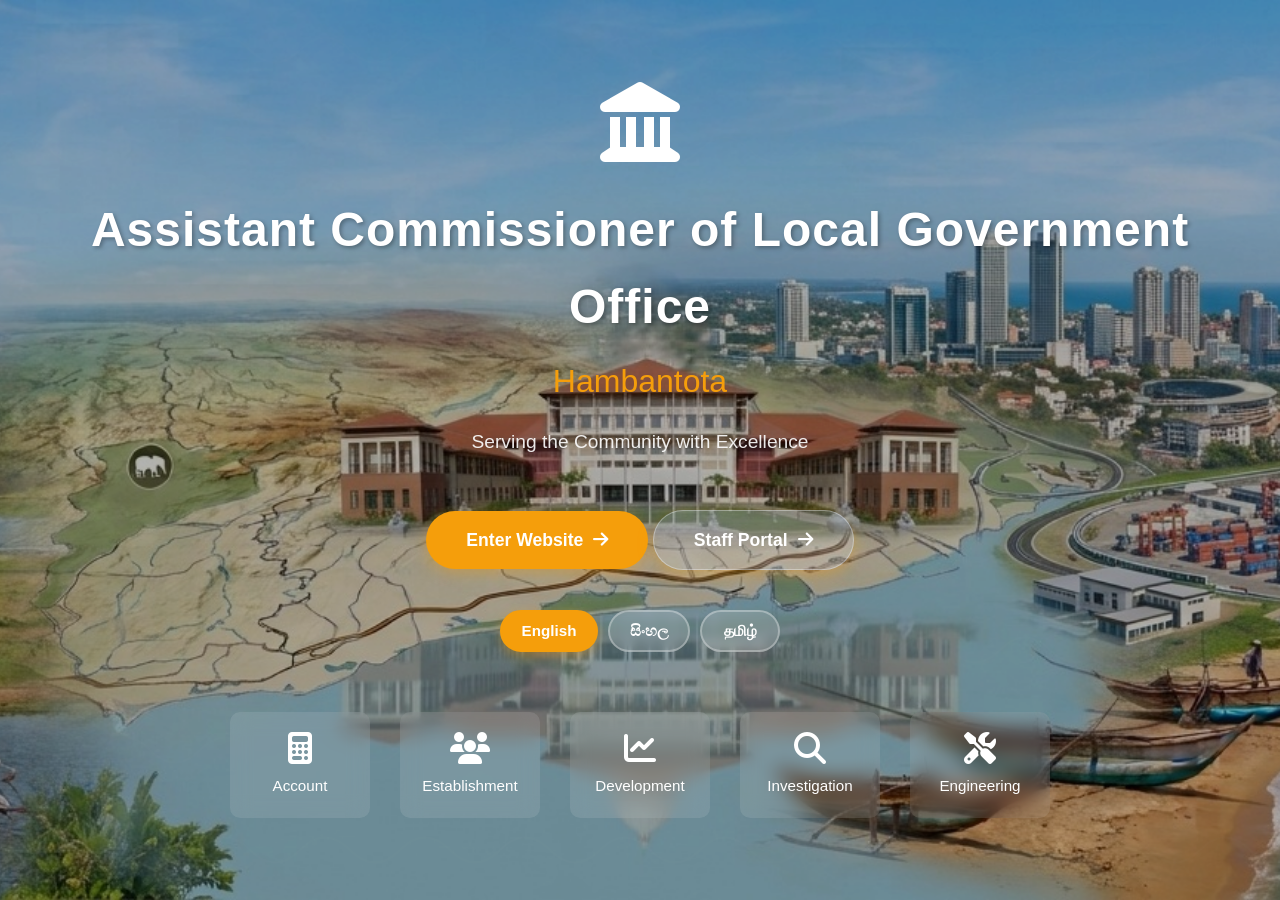
<file: index.html>
<!DOCTYPE html>
<html lang="en">
<head>
    <meta charset="UTF-8">
    <meta name="viewport" content="width=device-width, initial-scale=1.0">
    <meta name="description" content="Official website of the Assistant Commissioner of Local Government Office, Hambantota. Serving the community through five specialized departments: Account, Establishment, Development, Investigation, and Engineering.">
    <meta name="keywords" content="ACLG Hambantota, Local Government, Hambantota District, Sri Lanka Government, Local Administration">
    <title>Assistant Commissioner of Local Government Office - Hambantota</title>
    <link rel="stylesheet" href="style.css">
    <link rel="stylesheet" href="https://cdnjs.cloudflare.com/ajax/libs/font-awesome/6.4.0/css/all.min.css">
</head>
<body>
    <!-- Landing Page -->
    <div class="landing-page">
        <div class="landing-overlay"></div>
        <div class="landing-content">
            <div class="logo-section">
                <i class="fas fa-landmark"></i>
            </div>
            <h1 class="office-title" data-translate="landing.title">Assistant Commissioner of Local Government Office</h1>
            <h2 class="location" data-translate="landing.location">Hambantota</h2>
            <p class="tagline" data-translate="landing.tagline">Serving the Community with Excellence</p>
            <a href="home.html" class="enter-btn">
                <span data-translate="landing.enterBtn">Enter Website</span>
                <i class="fas fa-arrow-right"></i>
            </a>
            <a href="login.php" class="enter-btn" style="margin-top: 12px; background: rgba(255,255,255,0.16); border: 1px solid rgba(255,255,255,0.35);">
                <span>Staff Portal</span>
                <i class="fas fa-arrow-right"></i>
            </a>
            <div class="language-selector">
                <button class="lang-btn active" data-lang="en">English</button>
                <button class="lang-btn" data-lang="si">සිංහල</button>
                <button class="lang-btn" data-lang="ta">தமிழ்</button>
            </div>
            <div class="departments-preview">
                <div class="dept-item">
                    <i class="fas fa-calculator"></i>
                    <span data-translate="departments.account">Account</span>
                </div>
                <div class="dept-item">
                    <i class="fas fa-users"></i>
                    <span data-translate="departments.establishment">Establishment</span>
                </div>
                <div class="dept-item">
                    <i class="fas fa-chart-line"></i>
                    <span data-translate="departments.development">Development</span>
                </div>
                <div class="dept-item">
                    <i class="fas fa-search"></i>
                    <span data-translate="departments.investigation">Investigation</span>
                </div>
                <div class="dept-item">
                    <i class="fas fa-tools"></i>
                    <span data-translate="departments.engineering">Engineering</span>
                </div>
            </div>
        </div>
    </div>
    <script src="translations.js"></script>
    <script src="script.js"></script>
</body>
</html>
</file>
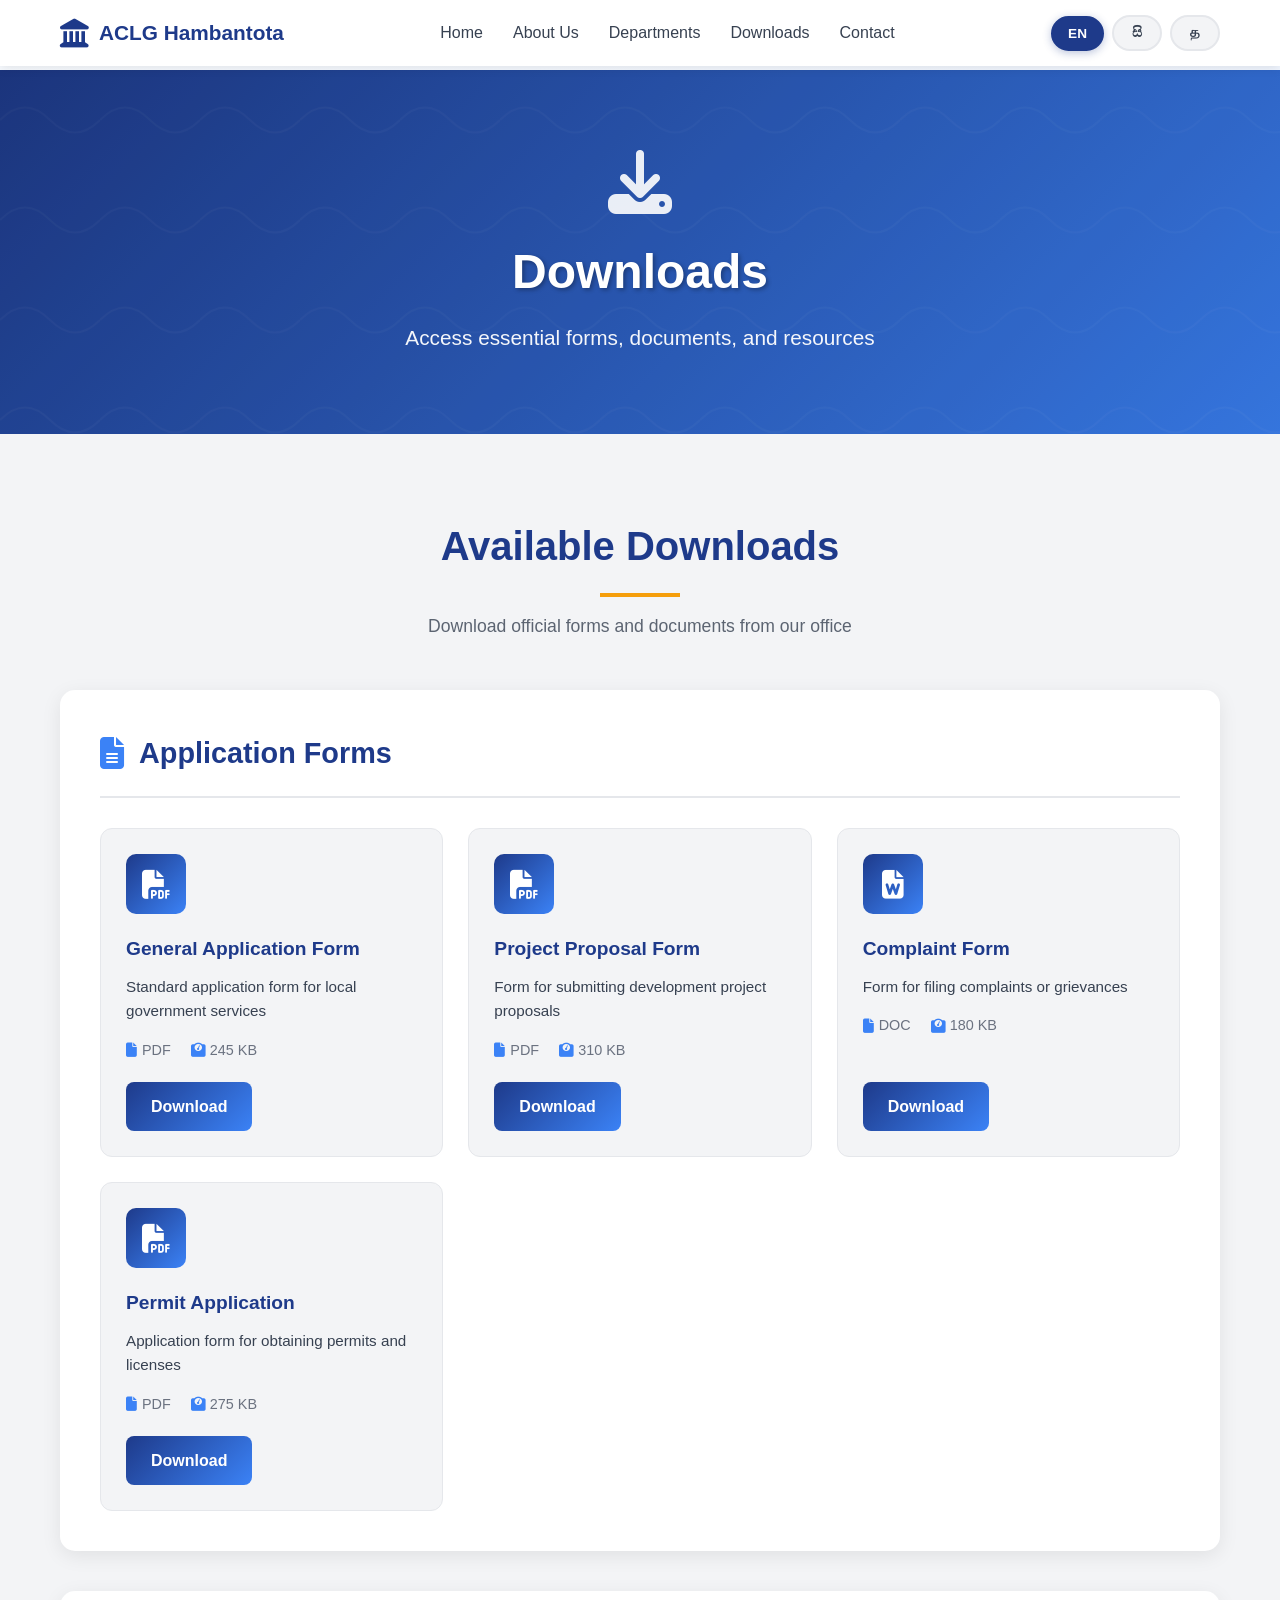
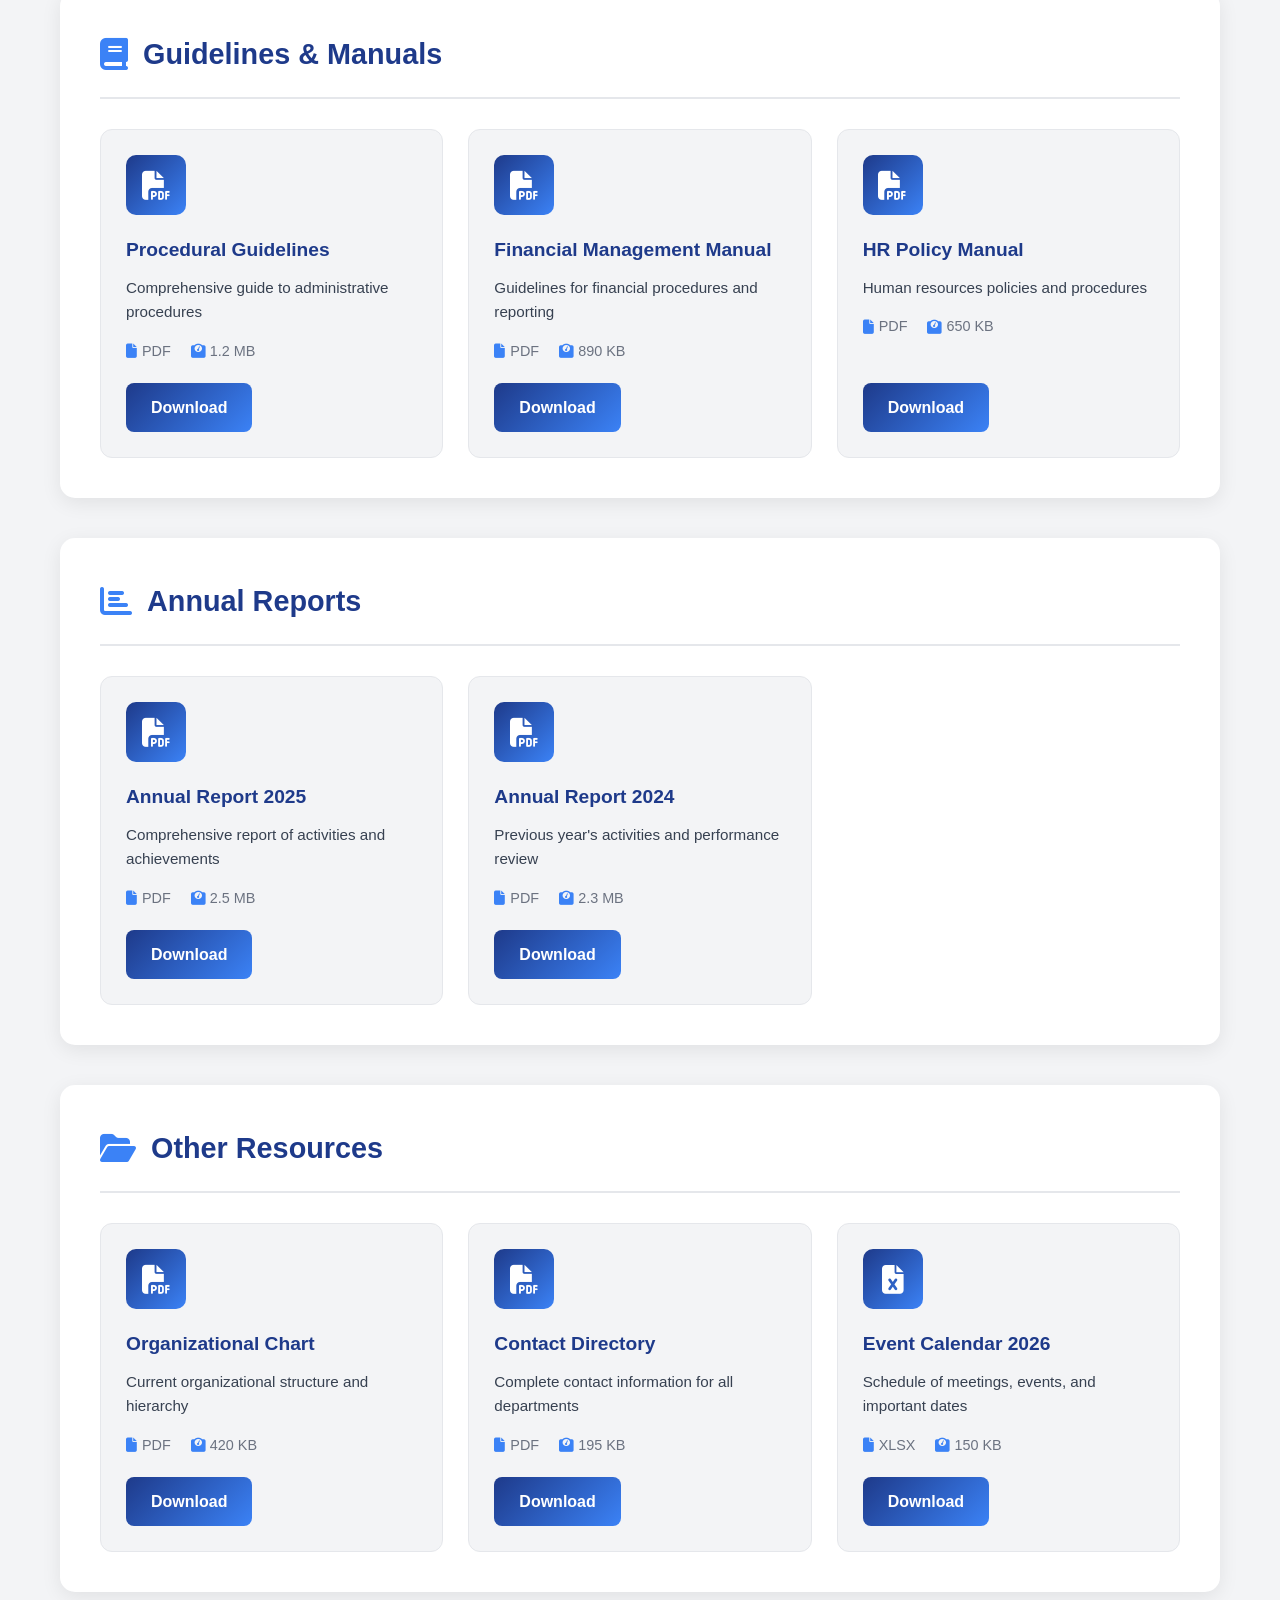
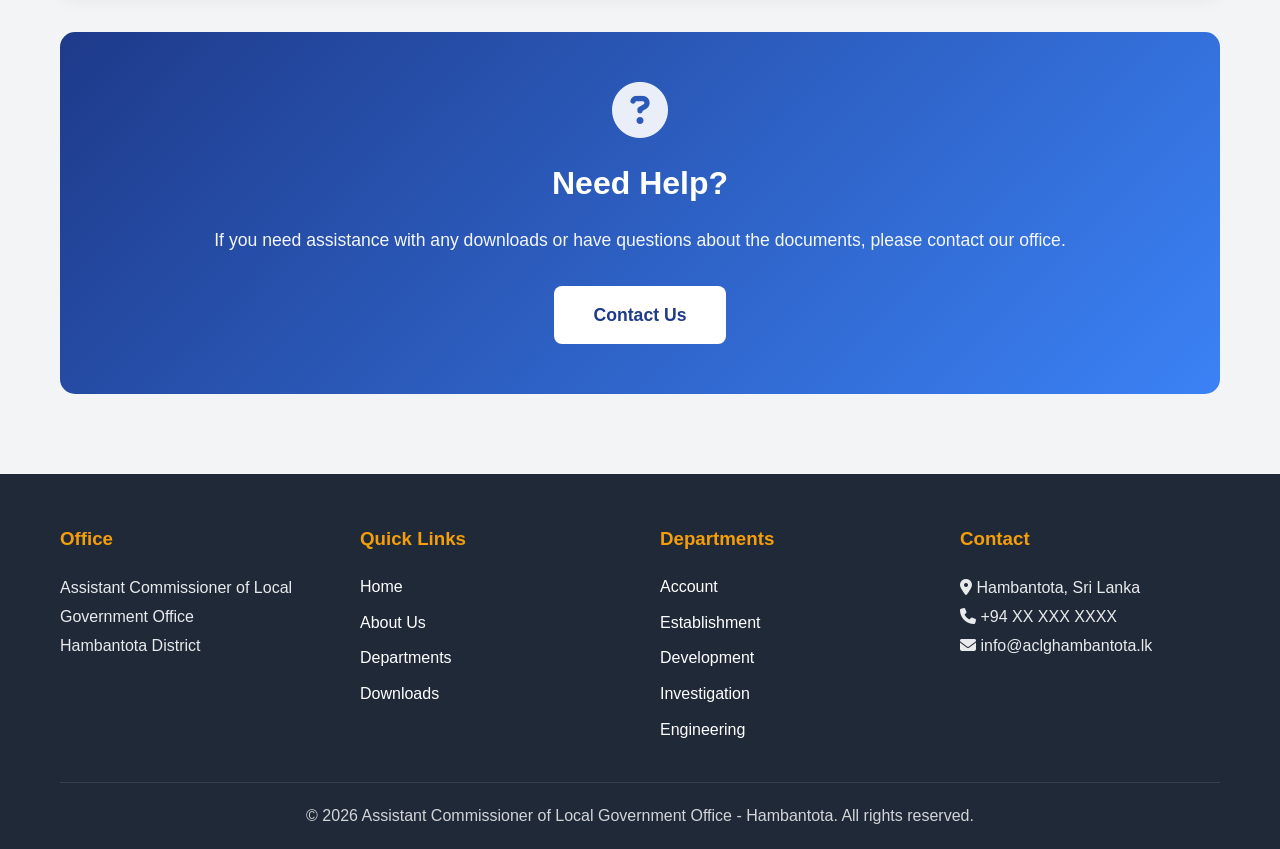
<file: downloads.html>
<!DOCTYPE html>
<html lang="en">
<head>
    <meta charset="UTF-8">
    <meta name="viewport" content="width=device-width, initial-scale=1.0">
    <meta name="description" content="Downloads page of ACLG Hambantota. Access essential forms, documents, and resources for local government services.">
    <meta name="keywords" content="ACLG Hambantota Downloads, Government Forms, Official Documents, Resources">
    <title>Downloads - Assistant Commissioner of Local Government Office</title>
    <link rel="stylesheet" href="style.css">
    <link rel="stylesheet" href="https://cdnjs.cloudflare.com/ajax/libs/font-awesome/6.4.0/css/all.min.css">
</head>
<body>
    <!-- Navigation -->
    <nav class="navbar">
        <div class="nav-container">
            <div class="nav-logo">
                <i class="fas fa-landmark"></i>
                <span>ACLG Hambantota</span>
            </div>
            <div class="nav-menu" id="navMenu">
                <a href="home.html" class="nav-link" data-translate="nav.home">Home</a>
                <a href="home.html#about" class="nav-link" data-translate="nav.about">About Us</a>
                <a href="home.html#departments" class="nav-link" data-translate="nav.departments">Departments</a>
                <a href="downloads.html" class="nav-link active" data-translate="nav.downloads">Downloads</a>
                <a href="home.html#contact" class="nav-link" data-translate="nav.contact">Contact</a>
            </div>
            <div class="language-selector-nav">
                <button class="lang-btn active" data-lang="en">EN</button>
                <button class="lang-btn" data-lang="si">සි</button>
                <button class="lang-btn" data-lang="ta">த</button>
            </div>
            <div class="hamburger" id="hamburger">
                <span></span>
                <span></span>
                <span></span>
            </div>
        </div>
    </nav>

    <!-- Page Header -->
    <section class="page-header">
        <div class="page-header-overlay"></div>
        <div class="container">
            <div class="page-header-content">
                <i class="fas fa-download"></i>
                <h1 data-translate="downloads.title">Downloads</h1>
                <p data-translate="downloads.subtitle">Access essential forms, documents, and resources</p>
            </div>
        </div>
    </section>

    <!-- Downloads Section -->
    <section class="downloads-section">
        <div class="container">
            <div class="section-header">
                <h2 data-translate="downloads.sectionTitle">Available Downloads</h2>
                <div class="underline"></div>
                <p data-translate="downloads.sectionSubtitle">Download official forms and documents from our office</p>
            </div>

            <!-- Forms Category -->
            <div class="download-category">
                <div class="category-header">
                    <i class="fas fa-file-alt"></i>
                    <h3 data-translate="downloads.forms.title">Application Forms</h3>
                </div>
                <div class="download-grid">
                    <div class="download-card">
                        <div class="download-icon">
                            <i class="fas fa-file-pdf"></i>
                        </div>
                        <div class="download-info">
                            <h4 data-translate="downloads.forms.generalApplication">General Application Form</h4>
                            <p data-translate="downloads.forms.generalApplicationDesc">Standard application form for local government services</p>
                            <div class="download-meta">
                                <span><i class="fas fa-file"></i> PDF</span>
                                <span><i class="fas fa-weight"></i> 245 KB</span>
                            </div>
                        </div>
                        <a href="#" class="download-btn" data-translate="downloads.downloadBtn">
                            <i class="fas fa-download"></i> Download
                        </a>
                    </div>

                    <div class="download-card">
                        <div class="download-icon">
                            <i class="fas fa-file-pdf"></i>
                        </div>
                        <div class="download-info">
                            <h4 data-translate="downloads.forms.projectProposal">Project Proposal Form</h4>
                            <p data-translate="downloads.forms.projectProposalDesc">Form for submitting development project proposals</p>
                            <div class="download-meta">
                                <span><i class="fas fa-file"></i> PDF</span>
                                <span><i class="fas fa-weight"></i> 310 KB</span>
                            </div>
                        </div>
                        <a href="https://docs.google.com/spreadsheets/d/19scnJP4Q3D5vj2o5tqaYOD_gnbWZWTmJOPTe-eOdnp8/edit?usp=sharing" class="download-btn" data-translate="downloads.downloadBtn">
                            <i class="fas fa-download"></i> Download
                        </a>
                    </div>

                    <div class="download-card">
                        <div class="download-icon">
                            <i class="fas fa-file-word"></i>
                        </div>
                        <div class="download-info">
                            <h4 data-translate="downloads.forms.complaint">Complaint Form</h4>
                            <p data-translate="downloads.forms.complaintDesc">Form for filing complaints or grievances</p>
                            <div class="download-meta">
                                <span><i class="fas fa-file"></i> DOC</span>
                                <span><i class="fas fa-weight"></i> 180 KB</span>
                            </div>
                        </div>
                        <a href="#" class="download-btn" data-translate="downloads.downloadBtn">
                            <i class="fas fa-download"></i> Download
                        </a>
                    </div>

                    <div class="download-card">
                        <div class="download-icon">
                            <i class="fas fa-file-pdf"></i>
                        </div>
                        <div class="download-info">
                            <h4 data-translate="downloads.forms.permit">Permit Application</h4>
                            <p data-translate="downloads.forms.permitDesc">Application form for obtaining permits and licenses</p>
                            <div class="download-meta">
                                <span><i class="fas fa-file"></i> PDF</span>
                                <span><i class="fas fa-weight"></i> 275 KB</span>
                            </div>
                        </div>
                        <a href="#" class="download-btn" data-translate="downloads.downloadBtn">
                            <i class="fas fa-download"></i> Download
                        </a>
                    </div>
                </div>
            </div>

            <!-- Guidelines Category -->
            <div class="download-category">
                <div class="category-header">
                    <i class="fas fa-book"></i>
                    <h3 data-translate="downloads.guidelines.title">Guidelines & Manuals</h3>
                </div>
                <div class="download-grid">
                    <div class="download-card">
                        <div class="download-icon">
                            <i class="fas fa-file-pdf"></i>
                        </div>
                        <div class="download-info">
                            <h4 data-translate="downloads.guidelines.procedural">Procedural Guidelines</h4>
                            <p data-translate="downloads.guidelines.proceduralDesc">Comprehensive guide to administrative procedures</p>
                            <div class="download-meta">
                                <span><i class="fas fa-file"></i> PDF</span>
                                <span><i class="fas fa-weight"></i> 1.2 MB</span>
                            </div>
                        </div>
                        <a href="#" class="download-btn" data-translate="downloads.downloadBtn">
                            <i class="fas fa-download"></i> Download
                        </a>
                    </div>

                    <div class="download-card">
                        <div class="download-icon">
                            <i class="fas fa-file-pdf"></i>
                        </div>
                        <div class="download-info">
                            <h4 data-translate="downloads.guidelines.financial">Financial Management Manual</h4>
                            <p data-translate="downloads.guidelines.financialDesc">Guidelines for financial procedures and reporting</p>
                            <div class="download-meta">
                                <span><i class="fas fa-file"></i> PDF</span>
                                <span><i class="fas fa-weight"></i> 890 KB</span>
                            </div>
                        </div>
                        <a href="#" class="download-btn" data-translate="downloads.downloadBtn">
                            <i class="fas fa-download"></i> Download
                        </a>
                    </div>

                    <div class="download-card">
                        <div class="download-icon">
                            <i class="fas fa-file-pdf"></i>
                        </div>
                        <div class="download-info">
                            <h4 data-translate="downloads.guidelines.hr">HR Policy Manual</h4>
                            <p data-translate="downloads.guidelines.hrDesc">Human resources policies and procedures</p>
                            <div class="download-meta">
                                <span><i class="fas fa-file"></i> PDF</span>
                                <span><i class="fas fa-weight"></i> 650 KB</span>
                            </div>
                        </div>
                        <a href="#" class="download-btn" data-translate="downloads.downloadBtn">
                            <i class="fas fa-download"></i> Download
                        </a>
                    </div>
                </div>
            </div>

            <!-- Reports Category -->
            <div class="download-category">
                <div class="category-header">
                    <i class="fas fa-chart-bar"></i>
                    <h3 data-translate="downloads.reports.title">Annual Reports</h3>
                </div>
                <div class="download-grid">
                    <div class="download-card">
                        <div class="download-icon">
                            <i class="fas fa-file-pdf"></i>
                        </div>
                        <div class="download-info">
                            <h4 data-translate="downloads.reports.annual2025">Annual Report 2025</h4>
                            <p data-translate="downloads.reports.annual2025Desc">Comprehensive report of activities and achievements</p>
                            <div class="download-meta">
                                <span><i class="fas fa-file"></i> PDF</span>
                                <span><i class="fas fa-weight"></i> 2.5 MB</span>
                            </div>
                        </div>
                        <a href="#" class="download-btn" data-translate="downloads.downloadBtn">
                            <i class="fas fa-download"></i> Download
                        </a>
                    </div>

                    <div class="download-card">
                        <div class="download-icon">
                            <i class="fas fa-file-pdf"></i>
                        </div>
                        <div class="download-info">
                            <h4 data-translate="downloads.reports.annual2024">Annual Report 2024</h4>
                            <p data-translate="downloads.reports.annual2024Desc">Previous year's activities and performance review</p>
                            <div class="download-meta">
                                <span><i class="fas fa-file"></i> PDF</span>
                                <span><i class="fas fa-weight"></i> 2.3 MB</span>
                            </div>
                        </div>
                        <a href="#" class="download-btn" data-translate="downloads.downloadBtn">
                            <i class="fas fa-download"></i> Download
                        </a>
                    </div>
                </div>
            </div>

            <!-- Resources Category -->
            <div class="download-category">
                <div class="category-header">
                    <i class="fas fa-folder-open"></i>
                    <h3 data-translate="downloads.resources.title">Other Resources</h3>
                </div>
                <div class="download-grid">
                    <div class="download-card">
                        <div class="download-icon">
                            <i class="fas fa-file-pdf"></i>
                        </div>
                        <div class="download-info">
                            <h4 data-translate="downloads.resources.orgChart">Organizational Chart</h4>
                            <p data-translate="downloads.resources.orgChartDesc">Current organizational structure and hierarchy</p>
                            <div class="download-meta">
                                <span><i class="fas fa-file"></i> PDF</span>
                                <span><i class="fas fa-weight"></i> 420 KB</span>
                            </div>
                        </div>
                        <a href="#" class="download-btn" data-translate="downloads.downloadBtn">
                            <i class="fas fa-download"></i> Download
                        </a>
                    </div>

                    <div class="download-card">
                        <div class="download-icon">
                            <i class="fas fa-file-pdf"></i>
                        </div>
                        <div class="download-info">
                            <h4 data-translate="downloads.resources.contact">Contact Directory</h4>
                            <p data-translate="downloads.resources.contactDesc">Complete contact information for all departments</p>
                            <div class="download-meta">
                                <span><i class="fas fa-file"></i> PDF</span>
                                <span><i class="fas fa-weight"></i> 195 KB</span>
                            </div>
                        </div>
                        <a href="#" class="download-btn" data-translate="downloads.downloadBtn">
                            <i class="fas fa-download"></i> Download
                        </a>
                    </div>

                    <div class="download-card">
                        <div class="download-icon">
                            <i class="fas fa-file-excel"></i>
                        </div>
                        <div class="download-info">
                            <h4 data-translate="downloads.resources.calendar">Event Calendar 2026</h4>
                            <p data-translate="downloads.resources.calendarDesc">Schedule of meetings, events, and important dates</p>
                            <div class="download-meta">
                                <span><i class="fas fa-file"></i> XLSX</span>
                                <span><i class="fas fa-weight"></i> 150 KB</span>
                            </div>
                        </div>
                        <a href="#" class="download-btn" data-translate="downloads.downloadBtn">
                            <i class="fas fa-download"></i> Download
                        </a>
                    </div>
                </div>
            </div>

            <!-- Help Section -->
            <div class="download-help">
                <div class="help-card">
                    <i class="fas fa-question-circle"></i>
                    <h3 data-translate="downloads.help.title">Need Help?</h3>
                    <p data-translate="downloads.help.text">If you need assistance with any downloads or have questions about the documents, please contact our office.</p>
                    <a href="home.html#contact" class="help-btn" data-translate="downloads.help.contactBtn">Contact Us</a>
                </div>
            </div>
        </div>
    </section>

    <!-- Footer -->
    <footer class="footer">
        <div class="container">
            <div class="footer-content">
                <div class="footer-section">
                    <h3 data-translate="footer.office">Office</h3>
                    <p data-translate="footer.officeName">Assistant Commissioner of<br>Local Government Office</p>
                    <p data-translate="footer.location">Hambantota District</p>
                </div>
                <div class="footer-section">
                    <h3 data-translate="footer.quickLinks">Quick Links</h3>
                    <ul>
                        <li><a href="home.html" data-translate="nav.home">Home</a></li>
                        <li><a href="home.html#about" data-translate="nav.about">About Us</a></li>
                        <li><a href="home.html#departments" data-translate="nav.departments">Departments</a></li>
                        <li><a href="downloads.html" data-translate="nav.downloads">Downloads</a></li>
                    </ul>
                </div>
                <div class="footer-section">
                    <h3 data-translate="footer.departments">Departments</h3>
                    <ul>
                        <li><a href="account.html" data-translate="departments.account">Account</a></li>
                        <li><a href="establishment.html" data-translate="departments.establishment">Establishment</a></li>
                        <li><a href="development.html" data-translate="departments.development">Development</a></li>
                        <li><a href="investigation.html" data-translate="departments.investigation">Investigation</a></li>
                        <li><a href="engineering.html" data-translate="departments.engineering">Engineering</a></li>
                    </ul>
                </div>
                <div class="footer-section">
                    <h3 data-translate="footer.contact">Contact</h3>
                    <p><i class="fas fa-map-marker-alt"></i> <span data-translate="footer.address">Hambantota, Sri Lanka</span></p>
                    <p><i class="fas fa-phone"></i> +94 XX XXX XXXX</p>
                    <p><i class="fas fa-envelope"></i> info@aclghambantota.lk</p>
                </div>
            </div>
            <div class="footer-bottom">
                <p>&copy; 2026 <span data-translate="footer.copyright">Assistant Commissioner of Local Government Office, Hambantota. All rights reserved.</span></p>
            </div>
        </div>
    </footer>

    <script src="translations.js"></script>
    <script src="script.js"></script>
</body>
</html>
</file>
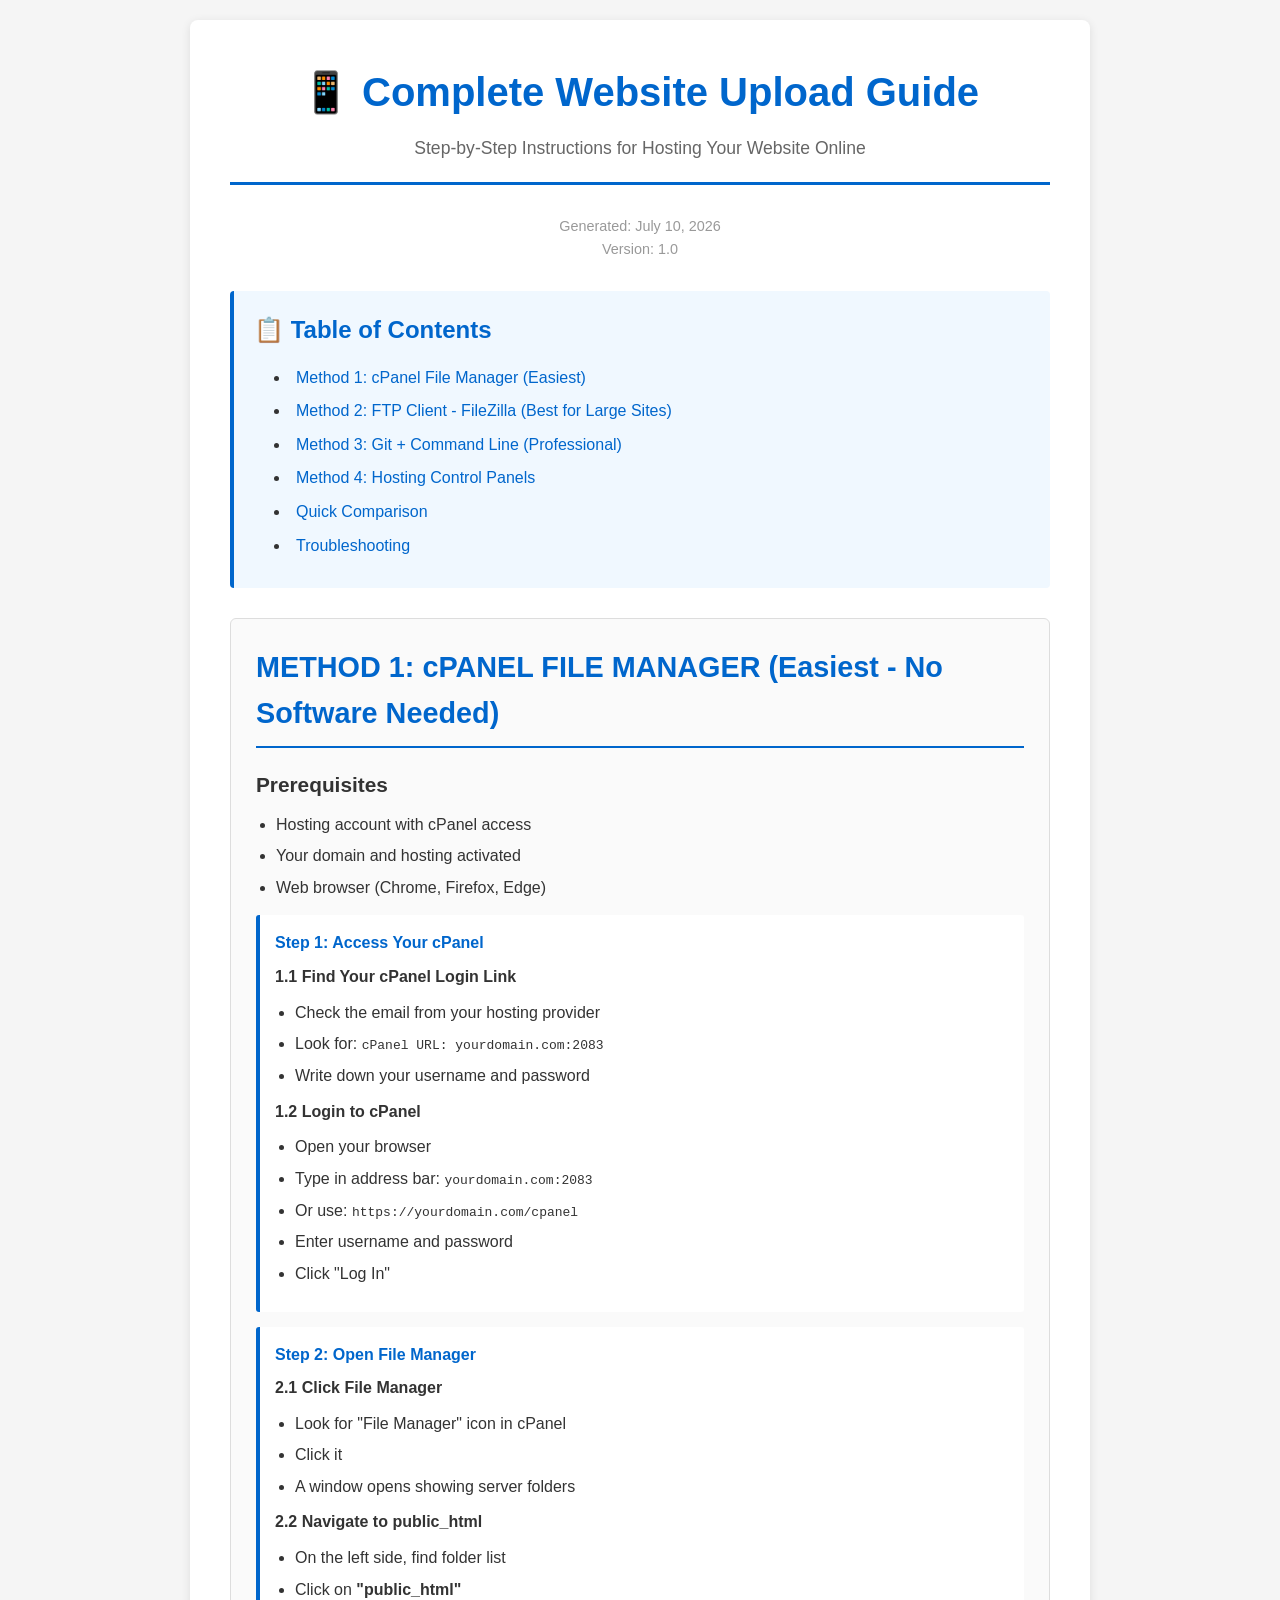
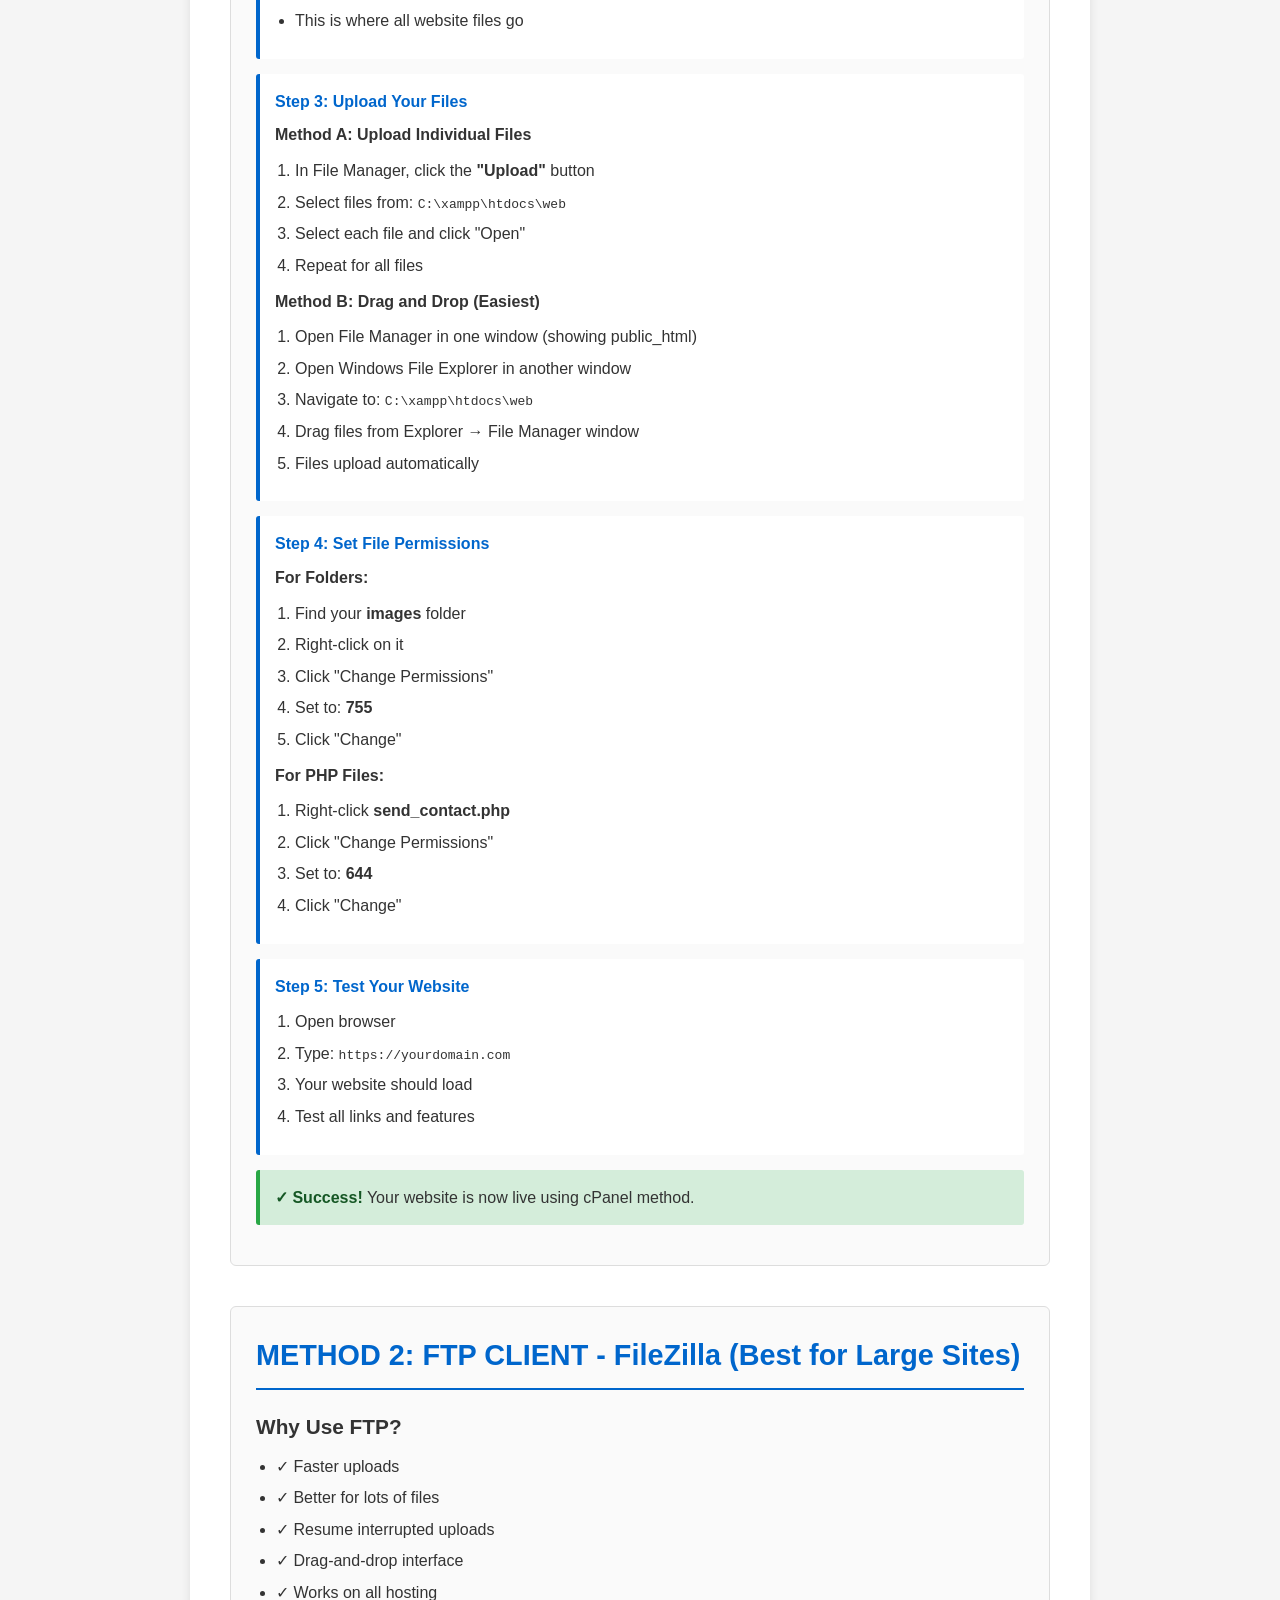
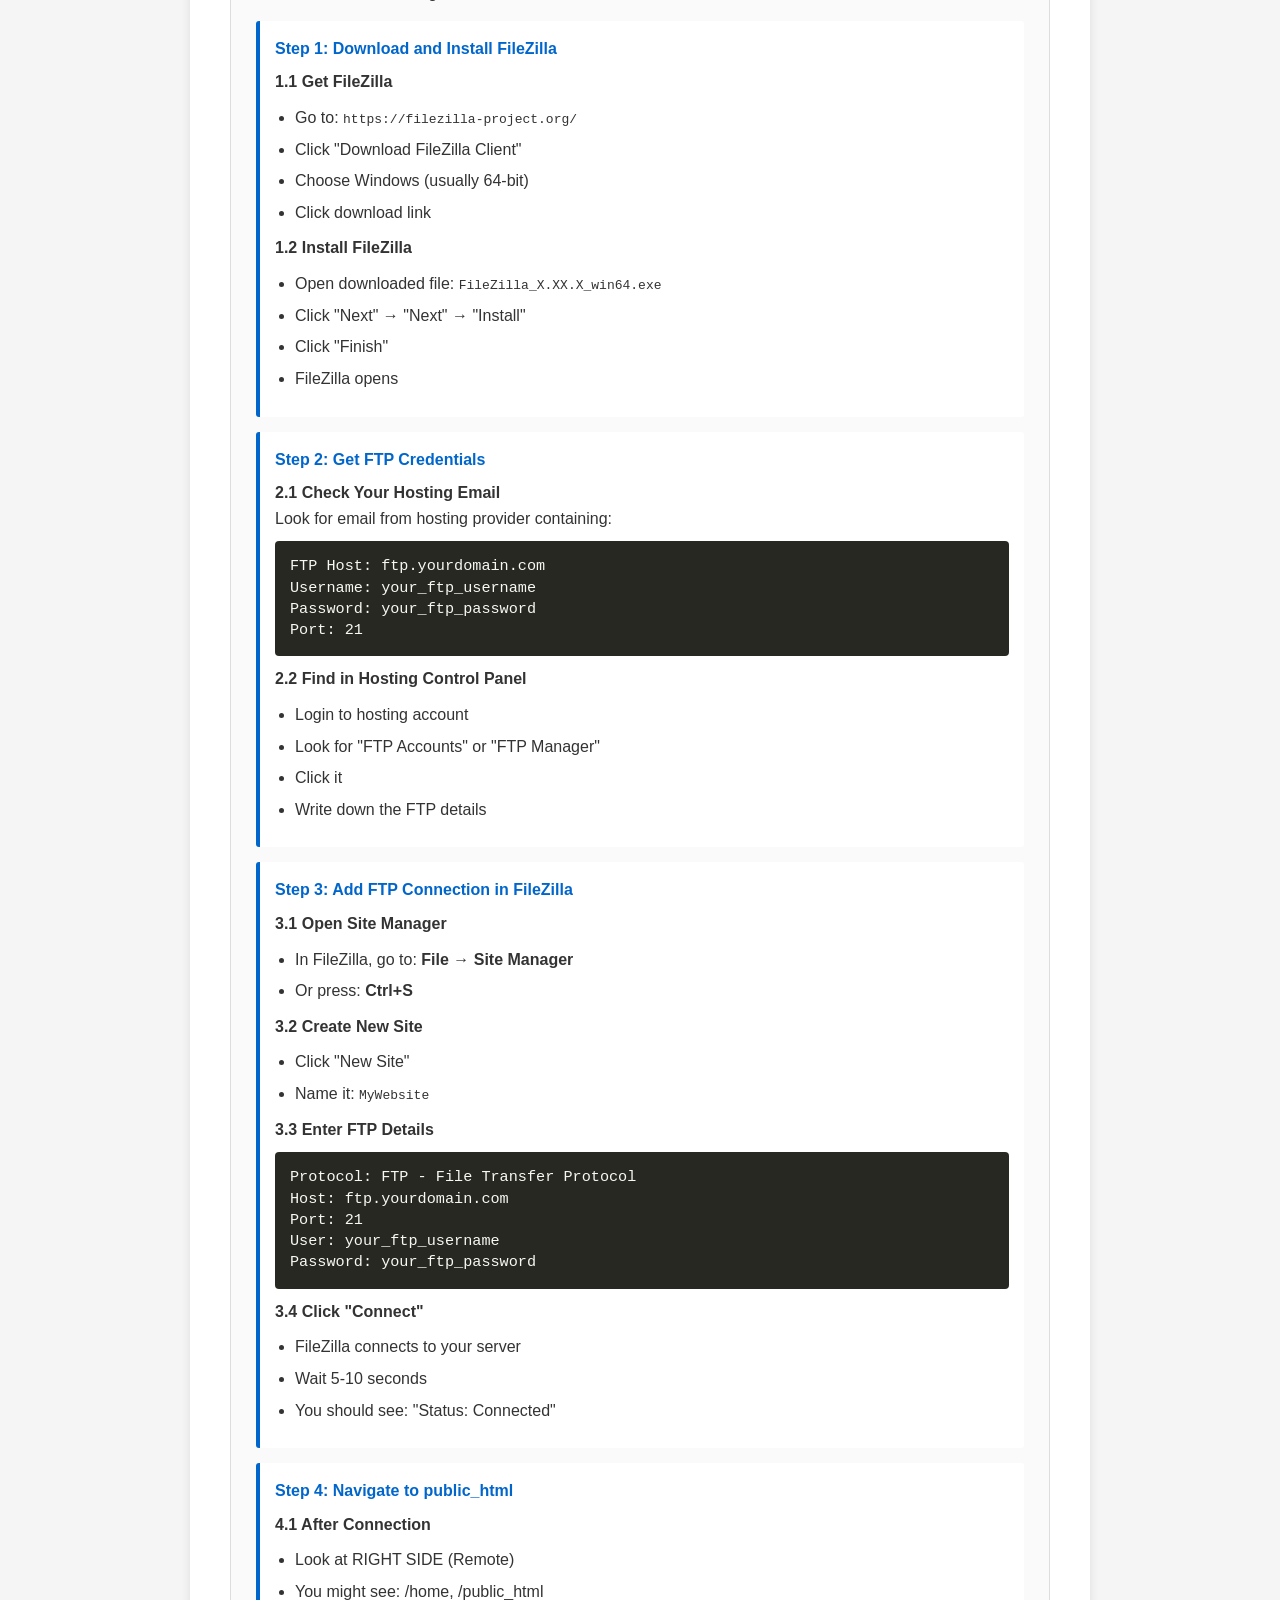
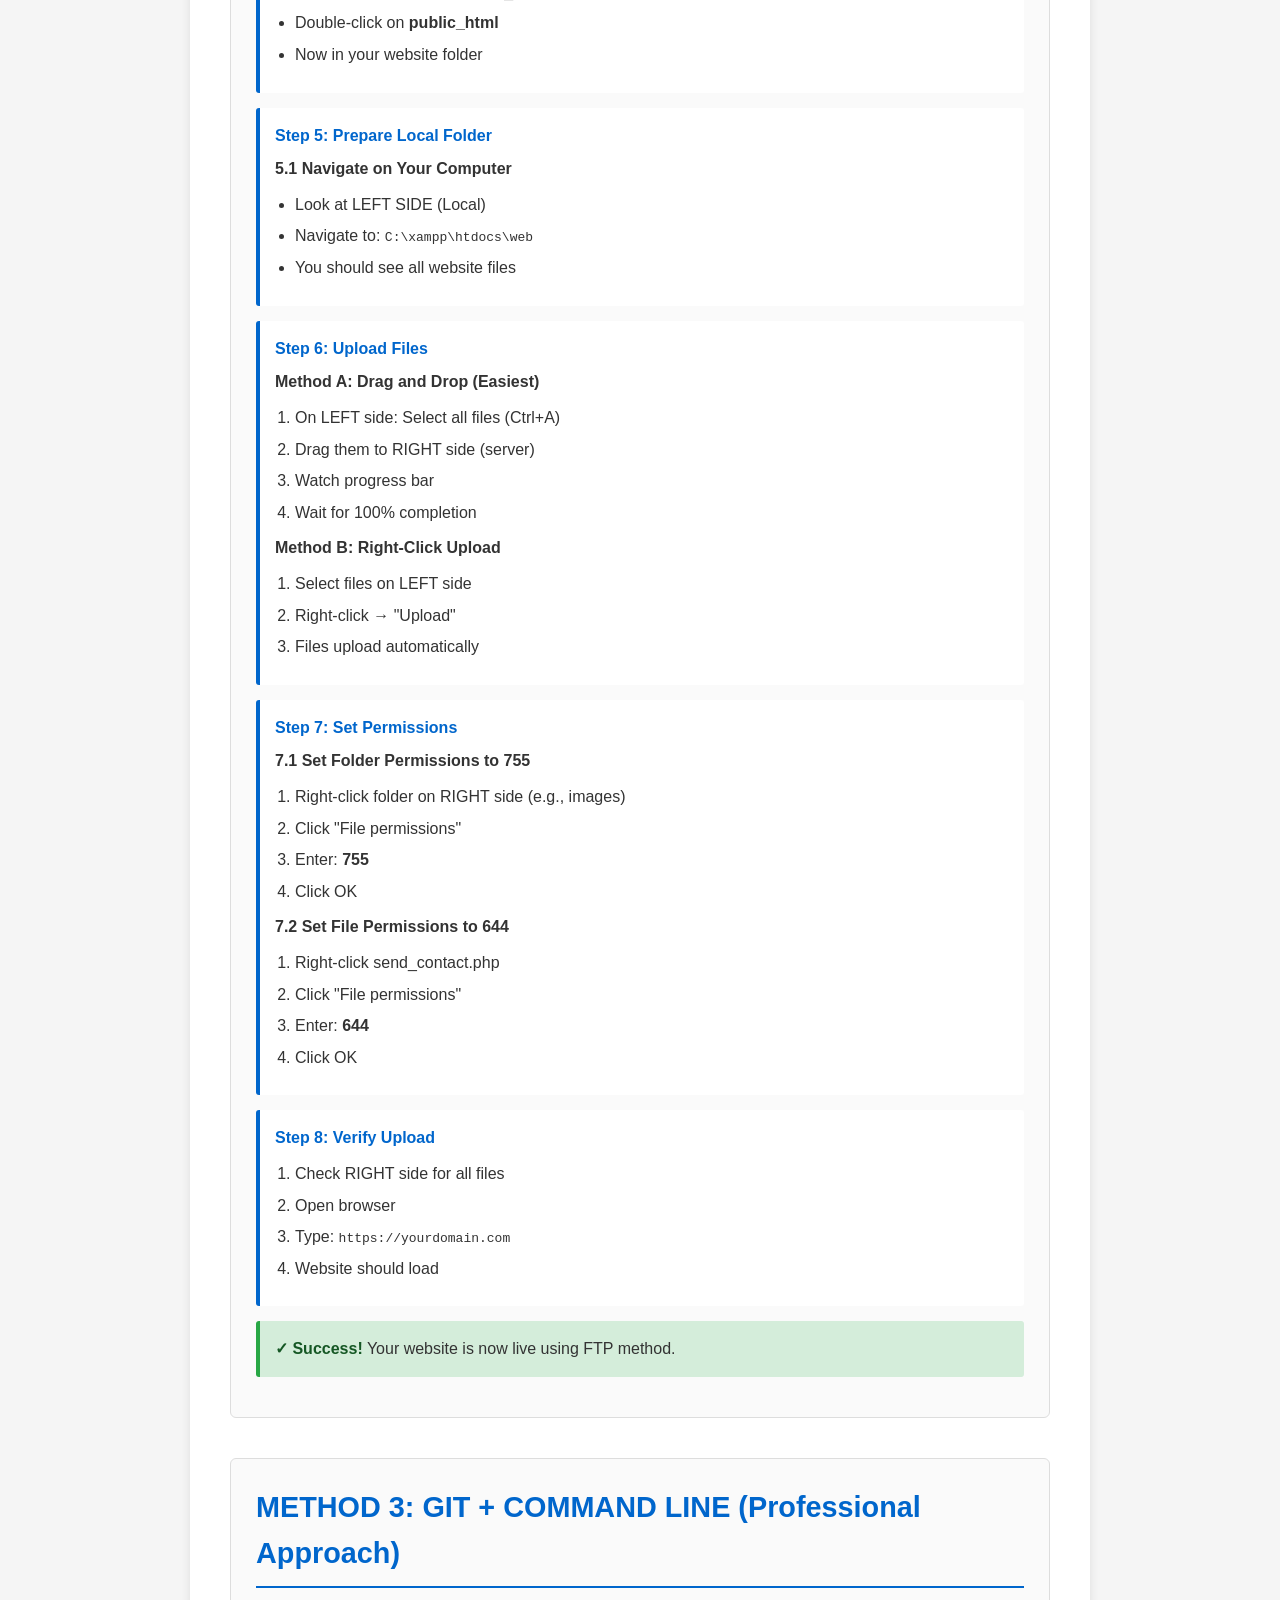
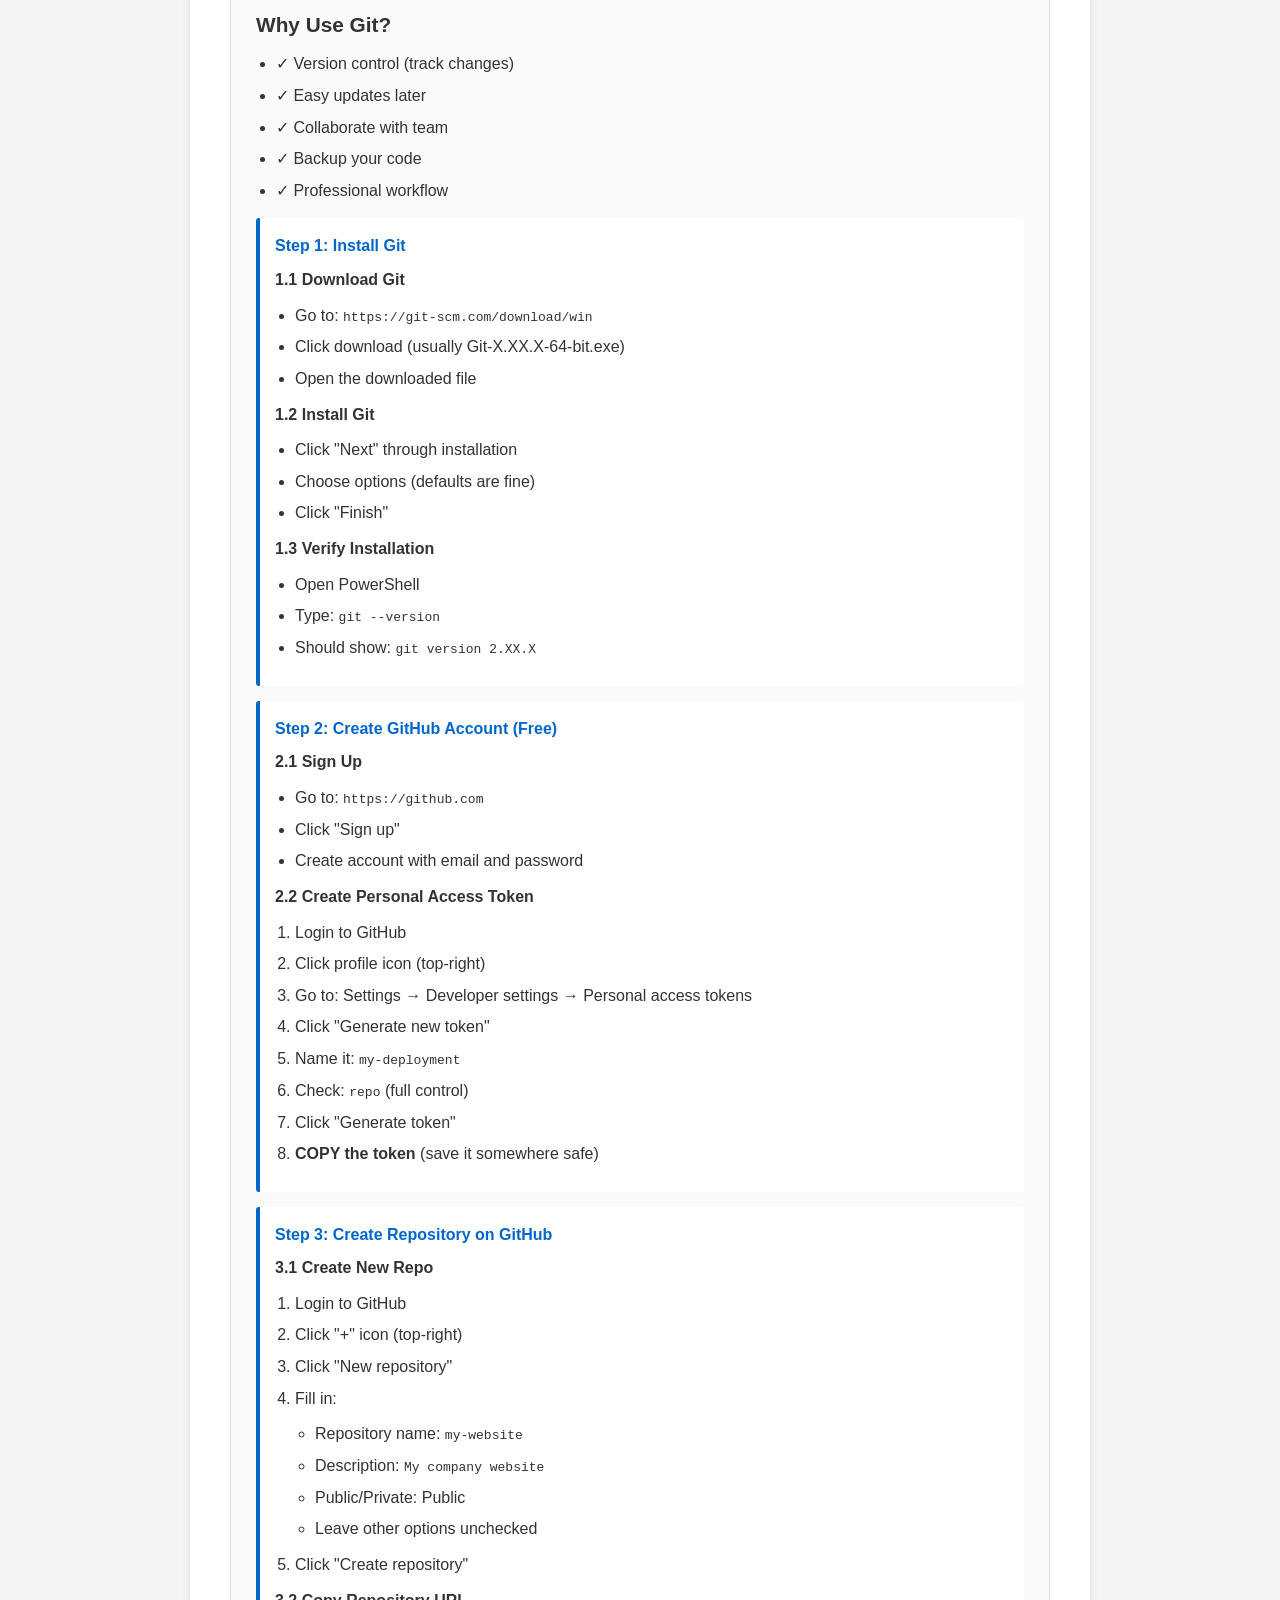
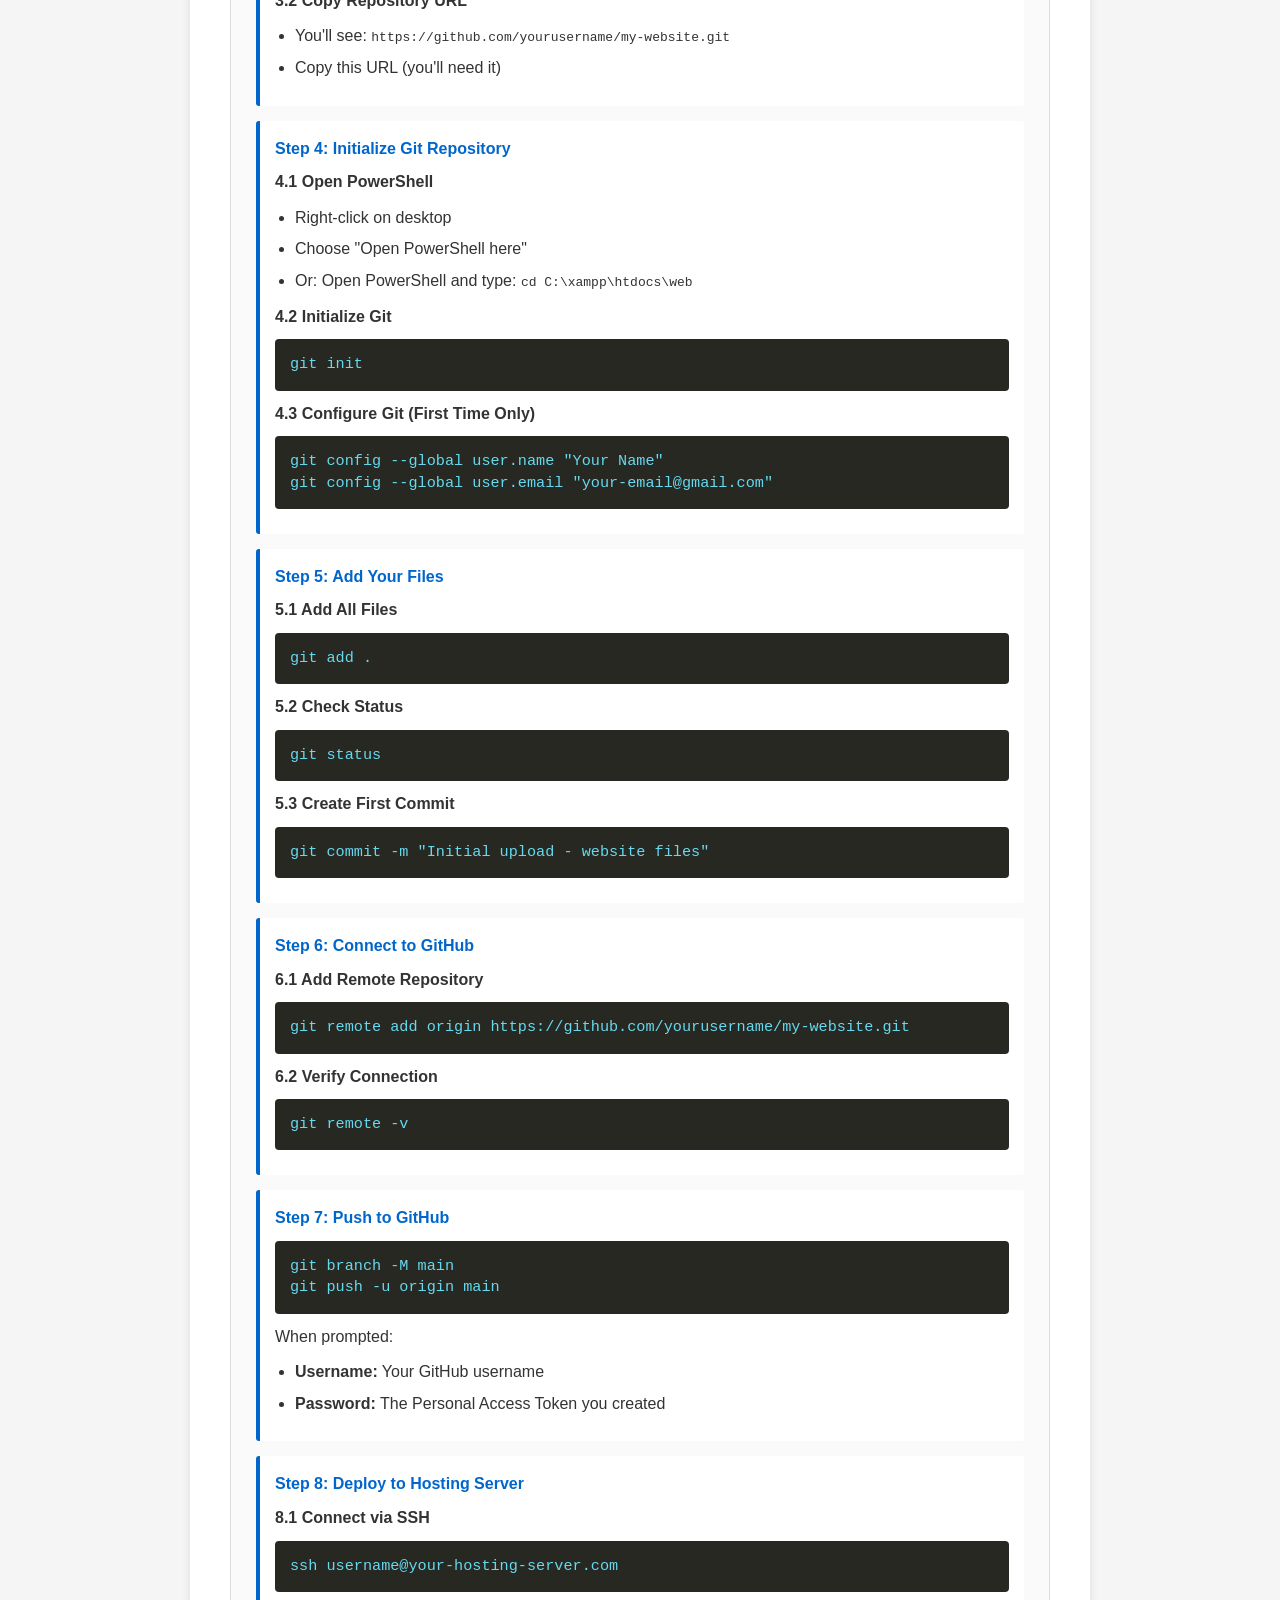
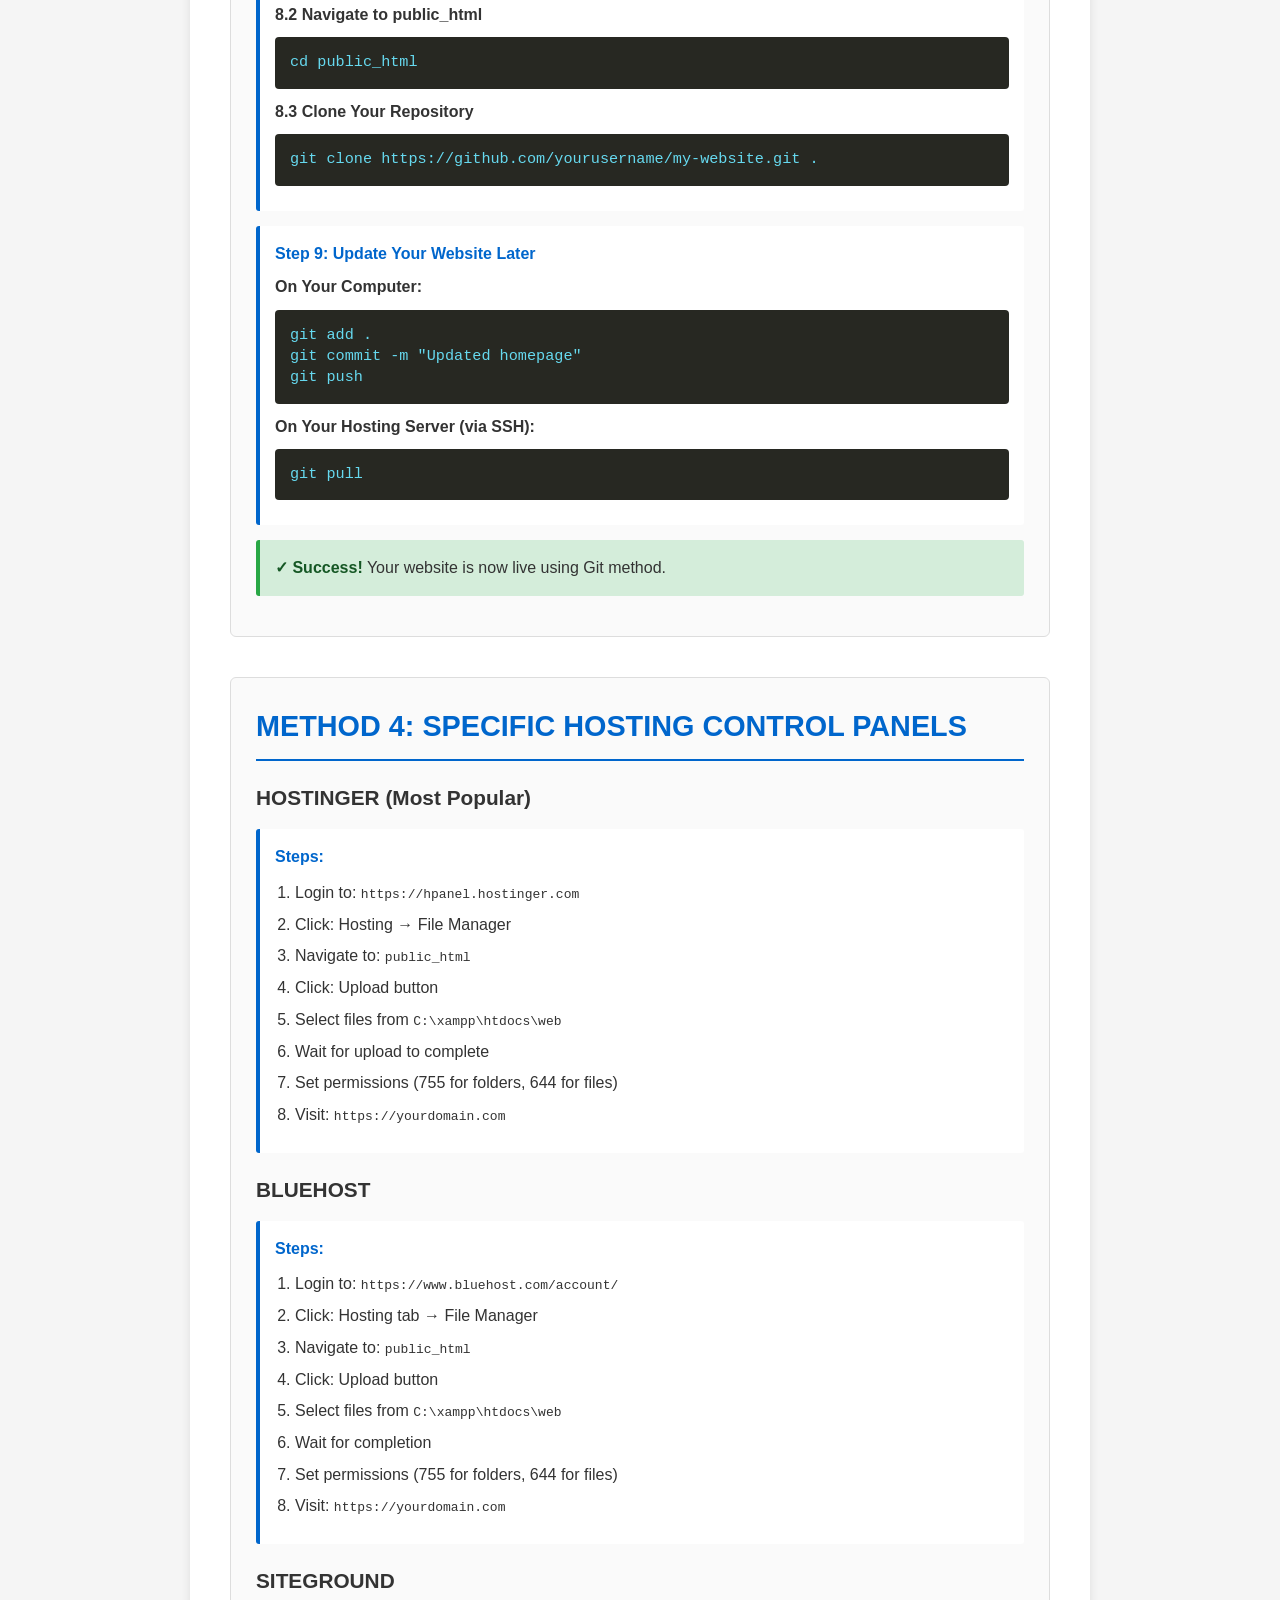
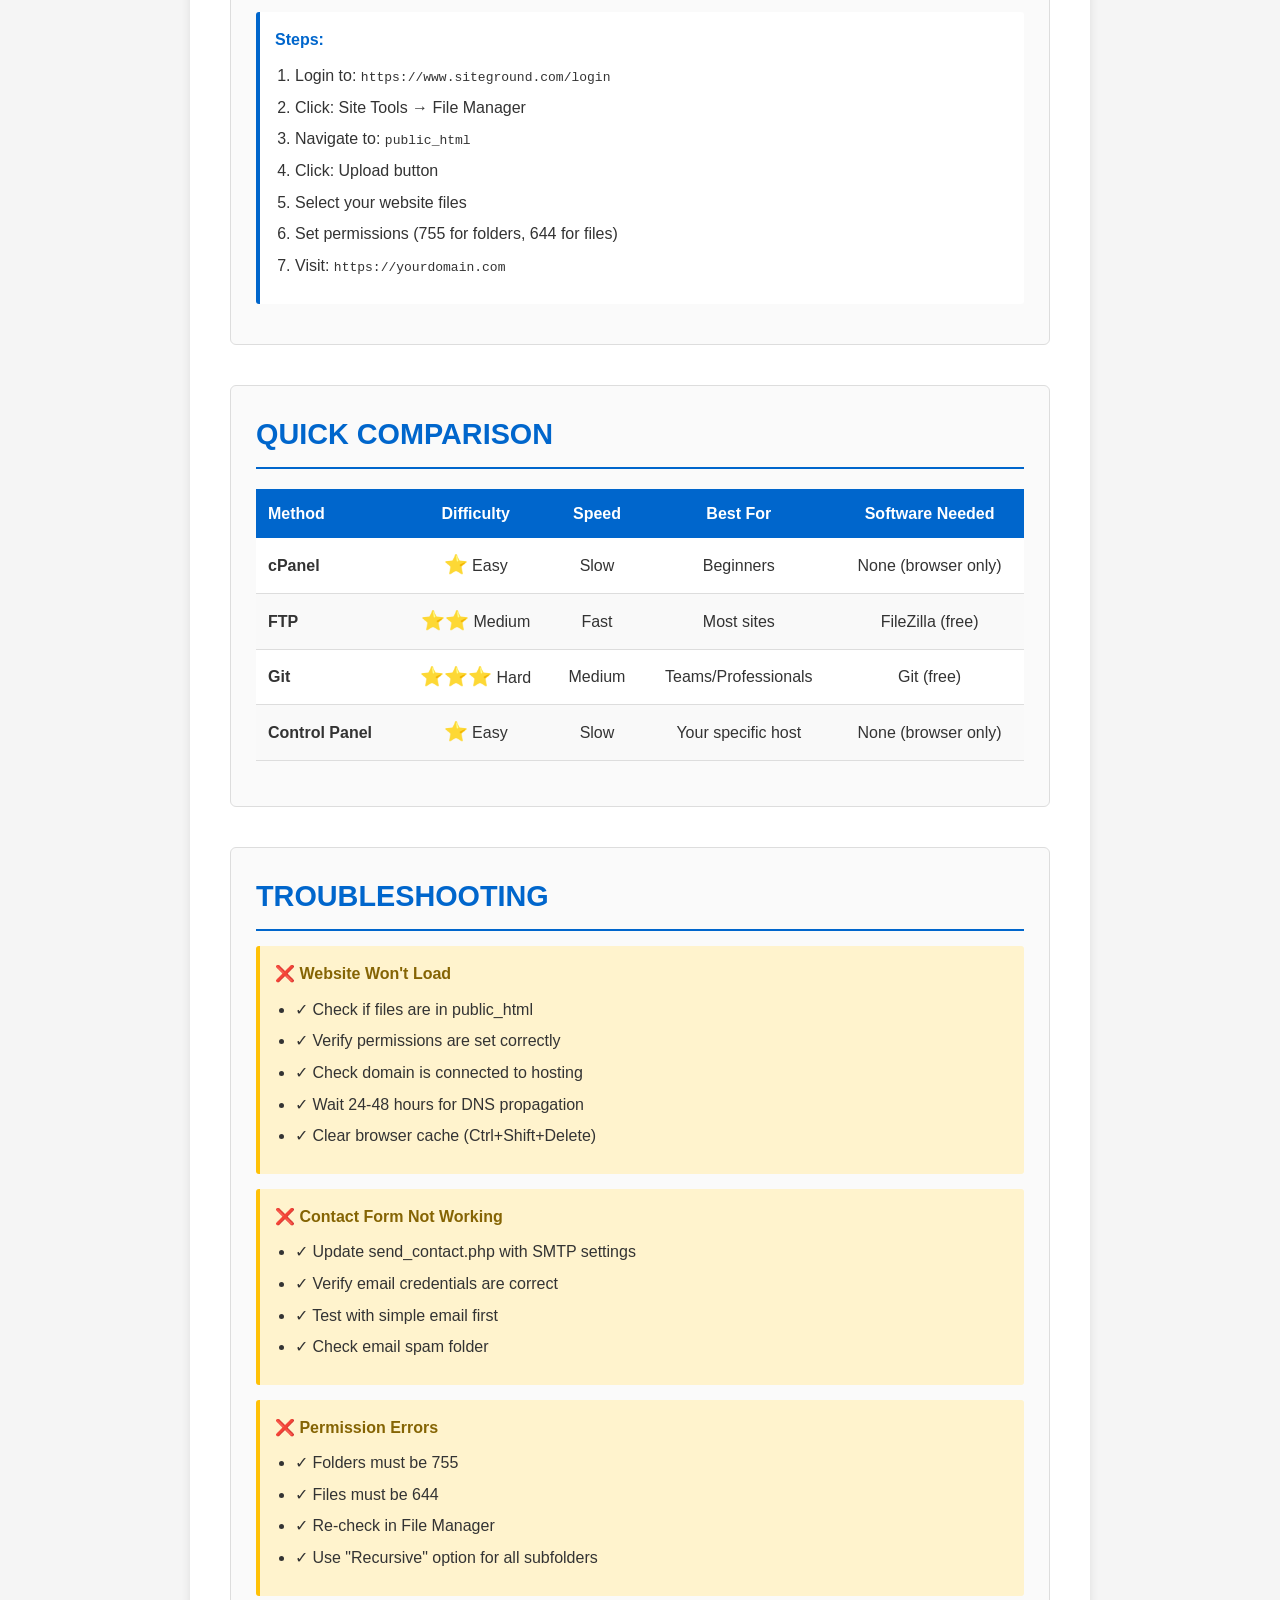
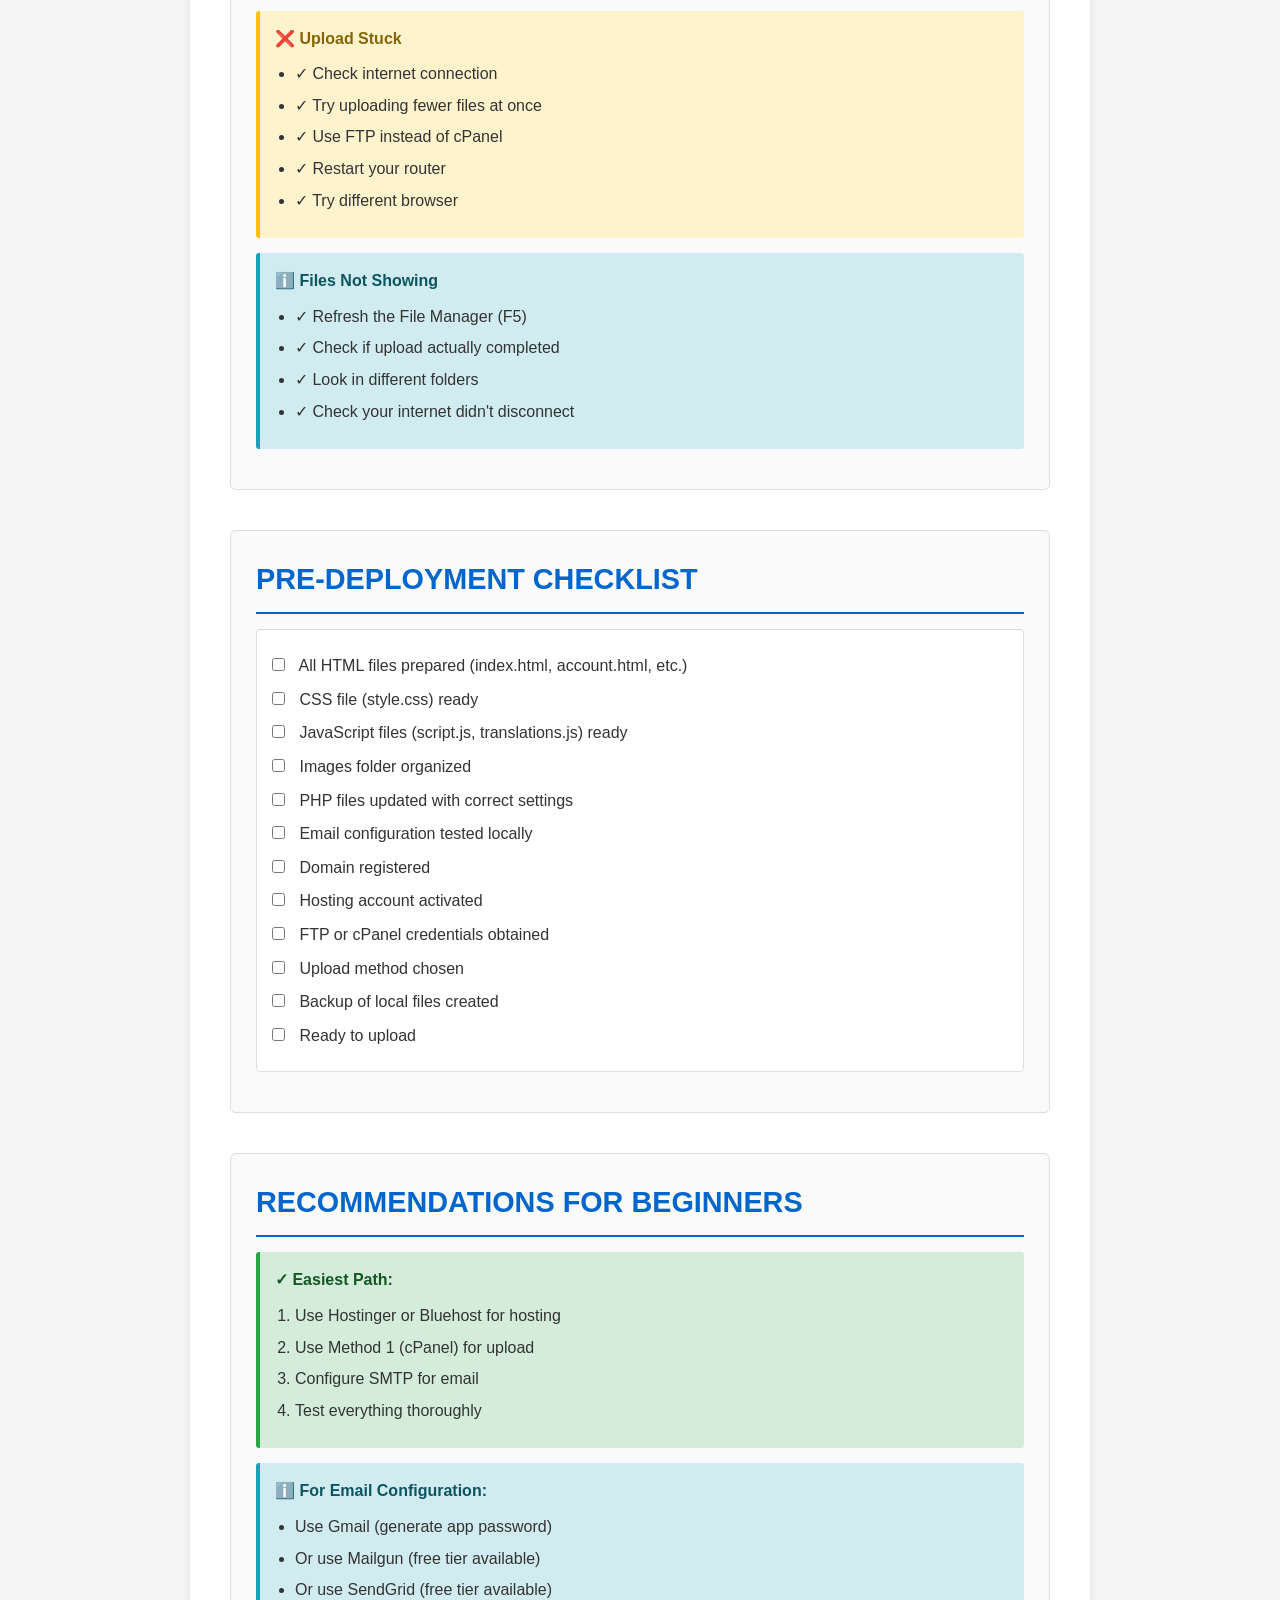
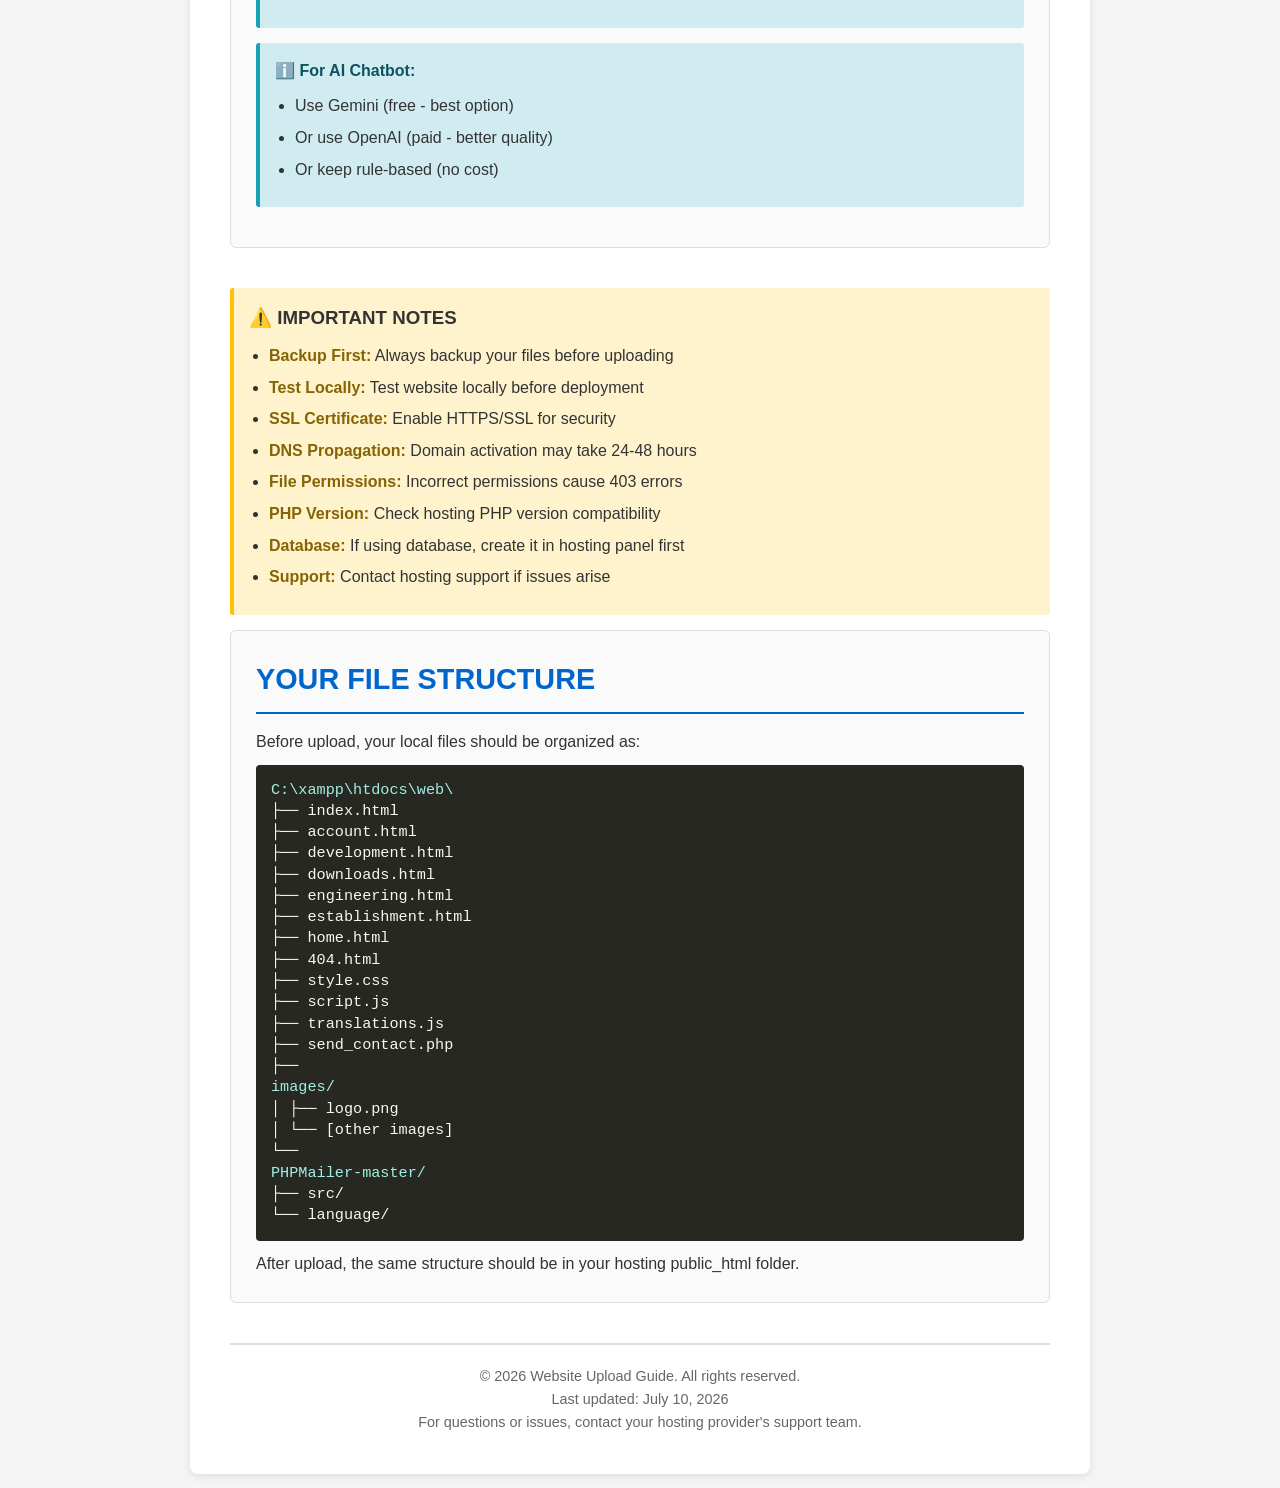
<file: WEBSITE_UPLOAD_GUIDE.html>
<!DOCTYPE html>
<html lang="en">
<head>
    <meta charset="UTF-8">
    <meta name="viewport" content="width=device-width, initial-scale=1.0">
    <title>Complete Website Upload Guide - Step by Step</title>
    <style>
        * {
            margin: 0;
            padding: 0;
            box-sizing: border-box;
        }
        body {
            font-family: 'Segoe UI', Tahoma, Geneva, Verdana, sans-serif;
            line-height: 1.6;
            color: #333;
            background-color: #f5f5f5;
            padding: 20px;
        }
        .container {
            max-width: 900px;
            margin: 0 auto;
            background-color: white;
            padding: 40px;
            border-radius: 8px;
            box-shadow: 0 2px 10px rgba(0,0,0,0.1);
        }
        header {
            text-align: center;
            border-bottom: 3px solid #0066cc;
            padding-bottom: 20px;
            margin-bottom: 30px;
        }
        header h1 {
            color: #0066cc;
            font-size: 2.5em;
            margin-bottom: 10px;
        }
        header p {
            color: #666;
            font-size: 1.1em;
        }
        .date {
            text-align: center;
            color: #999;
            font-size: 0.9em;
            margin-bottom: 30px;
        }
        .table-of-contents {
            background-color: #f0f8ff;
            padding: 20px;
            border-left: 4px solid #0066cc;
            margin-bottom: 30px;
            border-radius: 4px;
        }
        .table-of-contents h2 {
            color: #0066cc;
            margin-bottom: 15px;
        }
        .table-of-contents ul {
            list-style-position: inside;
        }
        .table-of-contents li {
            margin: 8px 0;
        }
        .table-of-contents a {
            color: #0066cc;
            text-decoration: none;
        }
        .table-of-contents a:hover {
            text-decoration: underline;
        }
        .method {
            page-break-inside: avoid;
            margin-bottom: 40px;
            border: 1px solid #ddd;
            padding: 25px;
            border-radius: 6px;
            background-color: #fafafa;
        }
        .method h2 {
            color: #0066cc;
            font-size: 1.8em;
            margin-bottom: 15px;
            padding-bottom: 10px;
            border-bottom: 2px solid #0066cc;
        }
        .method h3 {
            color: #333;
            font-size: 1.3em;
            margin-top: 20px;
            margin-bottom: 10px;
        }
        .step {
            background-color: white;
            padding: 15px;
            margin: 15px 0;
            border-left: 4px solid #0066cc;
            border-radius: 3px;
        }
        .step h4 {
            color: #0066cc;
            margin-bottom: 8px;
        }
        .code-block {
            background-color: #272822;
            color: #f8f8f2;
            padding: 15px;
            border-radius: 4px;
            overflow-x: auto;
            margin: 10px 0;
            font-family: 'Courier New', monospace;
            font-size: 0.95em;
            line-height: 1.4;
        }
        .code-block span {
            display: block;
        }
        .cmd {
            color: #66d9ef;
        }
        .folder {
            color: #a1efe4;
        }
        table {
            width: 100%;
            border-collapse: collapse;
            margin: 15px 0;
            background-color: white;
        }
        table th {
            background-color: #0066cc;
            color: white;
            padding: 12px;
            text-align: left;
        }
        table td {
            padding: 12px;
            border-bottom: 1px solid #ddd;
        }
        table tr:nth-child(even) {
            background-color: #f9f9f9;
        }
        .warning {
            background-color: #fff3cd;
            border-left: 4px solid #ffc107;
            padding: 15px;
            margin: 15px 0;
            border-radius: 3px;
        }
        .warning strong {
            color: #856404;
        }
        .success {
            background-color: #d4edda;
            border-left: 4px solid #28a745;
            padding: 15px;
            margin: 15px 0;
            border-radius: 3px;
        }
        .success strong {
            color: #155724;
        }
        .info {
            background-color: #d1ecf1;
            border-left: 4px solid #17a2b8;
            padding: 15px;
            margin: 15px 0;
            border-radius: 3px;
        }
        .info strong {
            color: #0c5460;
        }
        .checklist {
            background-color: white;
            padding: 15px;
            margin: 15px 0;
            border: 1px solid #ddd;
            border-radius: 4px;
        }
        .checklist label {
            display: block;
            margin: 8px 0;
            cursor: pointer;
        }
        .checklist input[type="checkbox"] {
            margin-right: 10px;
        }
        ul, ol {
            margin: 10px 0 10px 20px;
        }
        li {
            margin: 6px 0;
        }
        .comparison-table {
            width: 100%;
            margin: 20px 0;
        }
        .comparison-table th, .comparison-table td {
            text-align: center;
            padding: 12px;
        }
        .comparison-table th:first-child, .comparison-table td:first-child {
            text-align: left;
        }
        .stars {
            color: #ffc107;
            font-size: 1.2em;
        }
        .footer {
            margin-top: 40px;
            padding-top: 20px;
            border-top: 2px solid #ddd;
            text-align: center;
            color: #666;
            font-size: 0.9em;
        }
        .page-break {
            page-break-after: always;
        }
        @media print {
            body {
                background-color: white;
                padding: 0;
            }
            .container {
                box-shadow: none;
                padding: 20px;
            }
            .method {
                page-break-inside: avoid;
                border: 1px solid #ddd;
            }
        }
    </style>
</head>
<body>
    <div class="container">
        <!-- Header -->
        <header>
            <h1>📱 Complete Website Upload Guide</h1>
            <p>Step-by-Step Instructions for Hosting Your Website Online</p>
        </header>
        
        <div class="date">
            <p>Generated: July 10, 2026</p>
            <p>Version: 1.0</p>
        </div>

        <!-- Table of Contents -->
        <div class="table-of-contents">
            <h2>📋 Table of Contents</h2>
            <ul>
                <li><a href="#method1">Method 1: cPanel File Manager (Easiest)</a></li>
                <li><a href="#method2">Method 2: FTP Client - FileZilla (Best for Large Sites)</a></li>
                <li><a href="#method3">Method 3: Git + Command Line (Professional)</a></li>
                <li><a href="#method4">Method 4: Hosting Control Panels</a></li>
                <li><a href="#comparison">Quick Comparison</a></li>
                <li><a href="#troubleshooting">Troubleshooting</a></li>
            </ul>
        </div>

        <!-- METHOD 1 -->
        <div class="method" id="method1">
            <h2>METHOD 1: cPANEL FILE MANAGER (Easiest - No Software Needed)</h2>
            
            <h3>Prerequisites</h3>
            <ul>
                <li>Hosting account with cPanel access</li>
                <li>Your domain and hosting activated</li>
                <li>Web browser (Chrome, Firefox, Edge)</li>
            </ul>

            <div class="step">
                <h4>Step 1: Access Your cPanel</h4>
                <p><strong>1.1 Find Your cPanel Login Link</strong></p>
                <ul>
                    <li>Check the email from your hosting provider</li>
                    <li>Look for: <code>cPanel URL: yourdomain.com:2083</code></li>
                    <li>Write down your username and password</li>
                </ul>
                <p><strong>1.2 Login to cPanel</strong></p>
                <ul>
                    <li>Open your browser</li>
                    <li>Type in address bar: <code>yourdomain.com:2083</code></li>
                    <li>Or use: <code>https://yourdomain.com/cpanel</code></li>
                    <li>Enter username and password</li>
                    <li>Click "Log In"</li>
                </ul>
            </div>

            <div class="step">
                <h4>Step 2: Open File Manager</h4>
                <p><strong>2.1 Click File Manager</strong></p>
                <ul>
                    <li>Look for "File Manager" icon in cPanel</li>
                    <li>Click it</li>
                    <li>A window opens showing server folders</li>
                </ul>
                <p><strong>2.2 Navigate to public_html</strong></p>
                <ul>
                    <li>On the left side, find folder list</li>
                    <li>Click on <strong>"public_html"</strong></li>
                    <li>This is where all website files go</li>
                </ul>
            </div>

            <div class="step">
                <h4>Step 3: Upload Your Files</h4>
                <p><strong>Method A: Upload Individual Files</strong></p>
                <ol>
                    <li>In File Manager, click the <strong>"Upload"</strong> button</li>
                    <li>Select files from: <code>C:\xampp\htdocs\web</code></li>
                    <li>Select each file and click "Open"</li>
                    <li>Repeat for all files</li>
                </ol>
                <p><strong>Method B: Drag and Drop (Easiest)</strong></p>
                <ol>
                    <li>Open File Manager in one window (showing public_html)</li>
                    <li>Open Windows File Explorer in another window</li>
                    <li>Navigate to: <code>C:\xampp\htdocs\web</code></li>
                    <li>Drag files from Explorer → File Manager window</li>
                    <li>Files upload automatically</li>
                </ol>
            </div>

            <div class="step">
                <h4>Step 4: Set File Permissions</h4>
                <p><strong>For Folders:</strong></p>
                <ol>
                    <li>Find your <strong>images</strong> folder</li>
                    <li>Right-click on it</li>
                    <li>Click "Change Permissions"</li>
                    <li>Set to: <strong>755</strong></li>
                    <li>Click "Change"</li>
                </ol>
                <p><strong>For PHP Files:</strong></p>
                <ol>
                    <li>Right-click <strong>send_contact.php</strong></li>
                    <li>Click "Change Permissions"</li>
                    <li>Set to: <strong>644</strong></li>
                    <li>Click "Change"</li>
                </ol>
            </div>

            <div class="step">
                <h4>Step 5: Test Your Website</h4>
                <ol>
                    <li>Open browser</li>
                    <li>Type: <code>https://yourdomain.com</code></li>
                    <li>Your website should load</li>
                    <li>Test all links and features</li>
                </ol>
            </div>

            <div class="success">
                <strong>✓ Success!</strong> Your website is now live using cPanel method.
            </div>
        </div>

        <!-- METHOD 2 -->
        <div class="method" id="method2">
            <h2>METHOD 2: FTP CLIENT - FileZilla (Best for Large Sites)</h2>
            
            <h3>Why Use FTP?</h3>
            <ul>
                <li>✓ Faster uploads</li>
                <li>✓ Better for lots of files</li>
                <li>✓ Resume interrupted uploads</li>
                <li>✓ Drag-and-drop interface</li>
                <li>✓ Works on all hosting</li>
            </ul>

            <div class="step">
                <h4>Step 1: Download and Install FileZilla</h4>
                <p><strong>1.1 Get FileZilla</strong></p>
                <ul>
                    <li>Go to: <code>https://filezilla-project.org/</code></li>
                    <li>Click "Download FileZilla Client"</li>
                    <li>Choose Windows (usually 64-bit)</li>
                    <li>Click download link</li>
                </ul>
                <p><strong>1.2 Install FileZilla</strong></p>
                <ul>
                    <li>Open downloaded file: <code>FileZilla_X.XX.X_win64.exe</code></li>
                    <li>Click "Next" → "Next" → "Install"</li>
                    <li>Click "Finish"</li>
                    <li>FileZilla opens</li>
                </ul>
            </div>

            <div class="step">
                <h4>Step 2: Get FTP Credentials</h4>
                <p><strong>2.1 Check Your Hosting Email</strong></p>
                <p>Look for email from hosting provider containing:</p>
                <div class="code-block">
                    <span>FTP Host: ftp.yourdomain.com</span>
                    <span>Username: your_ftp_username</span>
                    <span>Password: your_ftp_password</span>
                    <span>Port: 21</span>
                </div>
                <p><strong>2.2 Find in Hosting Control Panel</strong></p>
                <ul>
                    <li>Login to hosting account</li>
                    <li>Look for "FTP Accounts" or "FTP Manager"</li>
                    <li>Click it</li>
                    <li>Write down the FTP details</li>
                </ul>
            </div>

            <div class="step">
                <h4>Step 3: Add FTP Connection in FileZilla</h4>
                <p><strong>3.1 Open Site Manager</strong></p>
                <ul>
                    <li>In FileZilla, go to: <strong>File</strong> → <strong>Site Manager</strong></li>
                    <li>Or press: <strong>Ctrl+S</strong></li>
                </ul>
                <p><strong>3.2 Create New Site</strong></p>
                <ul>
                    <li>Click "New Site"</li>
                    <li>Name it: <code>MyWebsite</code></li>
                </ul>
                <p><strong>3.3 Enter FTP Details</strong></p>
                <div class="code-block">
                    <span>Protocol: FTP - File Transfer Protocol</span>
                    <span>Host: ftp.yourdomain.com</span>
                    <span>Port: 21</span>
                    <span>User: your_ftp_username</span>
                    <span>Password: your_ftp_password</span>
                </div>
                <p><strong>3.4 Click "Connect"</strong></p>
                <ul>
                    <li>FileZilla connects to your server</li>
                    <li>Wait 5-10 seconds</li>
                    <li>You should see: "Status: Connected"</li>
                </ul>
            </div>

            <div class="step">
                <h4>Step 4: Navigate to public_html</h4>
                <p><strong>4.1 After Connection</strong></p>
                <ul>
                    <li>Look at RIGHT SIDE (Remote)</li>
                    <li>You might see: /home, /public_html</li>
                    <li>Double-click on <strong>public_html</strong></li>
                    <li>Now in your website folder</li>
                </ul>
            </div>

            <div class="step">
                <h4>Step 5: Prepare Local Folder</h4>
                <p><strong>5.1 Navigate on Your Computer</strong></p>
                <ul>
                    <li>Look at LEFT SIDE (Local)</li>
                    <li>Navigate to: <code>C:\xampp\htdocs\web</code></li>
                    <li>You should see all website files</li>
                </ul>
            </div>

            <div class="step">
                <h4>Step 6: Upload Files</h4>
                <p><strong>Method A: Drag and Drop (Easiest)</strong></p>
                <ol>
                    <li>On LEFT side: Select all files (Ctrl+A)</li>
                    <li>Drag them to RIGHT side (server)</li>
                    <li>Watch progress bar</li>
                    <li>Wait for 100% completion</li>
                </ol>
                <p><strong>Method B: Right-Click Upload</strong></p>
                <ol>
                    <li>Select files on LEFT side</li>
                    <li>Right-click → "Upload"</li>
                    <li>Files upload automatically</li>
                </ol>
            </div>

            <div class="step">
                <h4>Step 7: Set Permissions</h4>
                <p><strong>7.1 Set Folder Permissions to 755</strong></p>
                <ol>
                    <li>Right-click folder on RIGHT side (e.g., images)</li>
                    <li>Click "File permissions"</li>
                    <li>Enter: <strong>755</strong></li>
                    <li>Click OK</li>
                </ol>
                <p><strong>7.2 Set File Permissions to 644</strong></p>
                <ol>
                    <li>Right-click send_contact.php</li>
                    <li>Click "File permissions"</li>
                    <li>Enter: <strong>644</strong></li>
                    <li>Click OK</li>
                </ol>
            </div>

            <div class="step">
                <h4>Step 8: Verify Upload</h4>
                <ol>
                    <li>Check RIGHT side for all files</li>
                    <li>Open browser</li>
                    <li>Type: <code>https://yourdomain.com</code></li>
                    <li>Website should load</li>
                </ol>
            </div>

            <div class="success">
                <strong>✓ Success!</strong> Your website is now live using FTP method.
            </div>
        </div>

        <div class="page-break"></div>

        <!-- METHOD 3 -->
        <div class="method" id="method3">
            <h2>METHOD 3: GIT + COMMAND LINE (Professional Approach)</h2>
            
            <h3>Why Use Git?</h3>
            <ul>
                <li>✓ Version control (track changes)</li>
                <li>✓ Easy updates later</li>
                <li>✓ Collaborate with team</li>
                <li>✓ Backup your code</li>
                <li>✓ Professional workflow</li>
            </ul>

            <div class="step">
                <h4>Step 1: Install Git</h4>
                <p><strong>1.1 Download Git</strong></p>
                <ul>
                    <li>Go to: <code>https://git-scm.com/download/win</code></li>
                    <li>Click download (usually Git-X.XX.X-64-bit.exe)</li>
                    <li>Open the downloaded file</li>
                </ul>
                <p><strong>1.2 Install Git</strong></p>
                <ul>
                    <li>Click "Next" through installation</li>
                    <li>Choose options (defaults are fine)</li>
                    <li>Click "Finish"</li>
                </ul>
                <p><strong>1.3 Verify Installation</strong></p>
                <ul>
                    <li>Open PowerShell</li>
                    <li>Type: <code>git --version</code></li>
                    <li>Should show: <code>git version 2.XX.X</code></li>
                </ul>
            </div>

            <div class="step">
                <h4>Step 2: Create GitHub Account (Free)</h4>
                <p><strong>2.1 Sign Up</strong></p>
                <ul>
                    <li>Go to: <code>https://github.com</code></li>
                    <li>Click "Sign up"</li>
                    <li>Create account with email and password</li>
                </ul>
                <p><strong>2.2 Create Personal Access Token</strong></p>
                <ol>
                    <li>Login to GitHub</li>
                    <li>Click profile icon (top-right)</li>
                    <li>Go to: Settings → Developer settings → Personal access tokens</li>
                    <li>Click "Generate new token"</li>
                    <li>Name it: <code>my-deployment</code></li>
                    <li>Check: <code>repo</code> (full control)</li>
                    <li>Click "Generate token"</li>
                    <li><strong>COPY the token</strong> (save it somewhere safe)</li>
                </ol>
            </div>

            <div class="step">
                <h4>Step 3: Create Repository on GitHub</h4>
                <p><strong>3.1 Create New Repo</strong></p>
                <ol>
                    <li>Login to GitHub</li>
                    <li>Click "+" icon (top-right)</li>
                    <li>Click "New repository"</li>
                    <li>Fill in:
                        <ul>
                            <li>Repository name: <code>my-website</code></li>
                            <li>Description: <code>My company website</code></li>
                            <li>Public/Private: Public</li>
                            <li>Leave other options unchecked</li>
                        </ul>
                    </li>
                    <li>Click "Create repository"</li>
                </ol>
                <p><strong>3.2 Copy Repository URL</strong></p>
                <ul>
                    <li>You'll see: <code>https://github.com/yourusername/my-website.git</code></li>
                    <li>Copy this URL (you'll need it)</li>
                </ul>
            </div>

            <div class="step">
                <h4>Step 4: Initialize Git Repository</h4>
                <p><strong>4.1 Open PowerShell</strong></p>
                <ul>
                    <li>Right-click on desktop</li>
                    <li>Choose "Open PowerShell here"</li>
                    <li>Or: Open PowerShell and type: <code>cd C:\xampp\htdocs\web</code></li>
                </ul>
                <p><strong>4.2 Initialize Git</strong></p>
                <div class="code-block">
                    <span class="cmd">git init</span>
                </div>
                <p><strong>4.3 Configure Git (First Time Only)</strong></p>
                <div class="code-block">
                    <span class="cmd">git config --global user.name "Your Name"</span>
                    <span class="cmd">git config --global user.email "your-email@gmail.com"</span>
                </div>
            </div>

            <div class="step">
                <h4>Step 5: Add Your Files</h4>
                <p><strong>5.1 Add All Files</strong></p>
                <div class="code-block">
                    <span class="cmd">git add .</span>
                </div>
                <p><strong>5.2 Check Status</strong></p>
                <div class="code-block">
                    <span class="cmd">git status</span>
                </div>
                <p><strong>5.3 Create First Commit</strong></p>
                <div class="code-block">
                    <span class="cmd">git commit -m "Initial upload - website files"</span>
                </div>
            </div>

            <div class="step">
                <h4>Step 6: Connect to GitHub</h4>
                <p><strong>6.1 Add Remote Repository</strong></p>
                <div class="code-block">
                    <span class="cmd">git remote add origin https://github.com/yourusername/my-website.git</span>
                </div>
                <p><strong>6.2 Verify Connection</strong></p>
                <div class="code-block">
                    <span class="cmd">git remote -v</span>
                </div>
            </div>

            <div class="step">
                <h4>Step 7: Push to GitHub</h4>
                <div class="code-block">
                    <span class="cmd">git branch -M main</span>
                    <span class="cmd">git push -u origin main</span>
                </div>
                <p>When prompted:</p>
                <ul>
                    <li><strong>Username:</strong> Your GitHub username</li>
                    <li><strong>Password:</strong> The Personal Access Token you created</li>
                </ul>
            </div>

            <div class="step">
                <h4>Step 8: Deploy to Hosting Server</h4>
                <p><strong>8.1 Connect via SSH</strong></p>
                <div class="code-block">
                    <span class="cmd">ssh username@your-hosting-server.com</span>
                </div>
                <p><strong>8.2 Navigate to public_html</strong></p>
                <div class="code-block">
                    <span class="cmd">cd public_html</span>
                </div>
                <p><strong>8.3 Clone Your Repository</strong></p>
                <div class="code-block">
                    <span class="cmd">git clone https://github.com/yourusername/my-website.git .</span>
                </div>
            </div>

            <div class="step">
                <h4>Step 9: Update Your Website Later</h4>
                <p><strong>On Your Computer:</strong></p>
                <div class="code-block">
                    <span class="cmd">git add .</span>
                    <span class="cmd">git commit -m "Updated homepage"</span>
                    <span class="cmd">git push</span>
                </div>
                <p><strong>On Your Hosting Server (via SSH):</strong></p>
                <div class="code-block">
                    <span class="cmd">git pull</span>
                </div>
            </div>

            <div class="success">
                <strong>✓ Success!</strong> Your website is now live using Git method.
            </div>
        </div>

        <!-- METHOD 4 -->
        <div class="method" id="method4">
            <h2>METHOD 4: SPECIFIC HOSTING CONTROL PANELS</h2>
            
            <h3>HOSTINGER (Most Popular)</h3>
            <div class="step">
                <h4>Steps:</h4>
                <ol>
                    <li>Login to: <code>https://hpanel.hostinger.com</code></li>
                    <li>Click: Hosting → File Manager</li>
                    <li>Navigate to: <code>public_html</code></li>
                    <li>Click: Upload button</li>
                    <li>Select files from <code>C:\xampp\htdocs\web</code></li>
                    <li>Wait for upload to complete</li>
                    <li>Set permissions (755 for folders, 644 for files)</li>
                    <li>Visit: <code>https://yourdomain.com</code></li>
                </ol>
            </div>

            <h3>BLUEHOST</h3>
            <div class="step">
                <h4>Steps:</h4>
                <ol>
                    <li>Login to: <code>https://www.bluehost.com/account/</code></li>
                    <li>Click: Hosting tab → File Manager</li>
                    <li>Navigate to: <code>public_html</code></li>
                    <li>Click: Upload button</li>
                    <li>Select files from <code>C:\xampp\htdocs\web</code></li>
                    <li>Wait for completion</li>
                    <li>Set permissions (755 for folders, 644 for files)</li>
                    <li>Visit: <code>https://yourdomain.com</code></li>
                </ol>
            </div>

            <h3>SITEGROUND</h3>
            <div class="step">
                <h4>Steps:</h4>
                <ol>
                    <li>Login to: <code>https://www.siteground.com/login</code></li>
                    <li>Click: Site Tools → File Manager</li>
                    <li>Navigate to: <code>public_html</code></li>
                    <li>Click: Upload button</li>
                    <li>Select your website files</li>
                    <li>Set permissions (755 for folders, 644 for files)</li>
                    <li>Visit: <code>https://yourdomain.com</code></li>
                </ol>
            </div>
        </div>

        <!-- COMPARISON TABLE -->
        <div class="method" id="comparison">
            <h2>QUICK COMPARISON</h2>
            <table class="comparison-table">
                <thead>
                    <tr>
                        <th>Method</th>
                        <th>Difficulty</th>
                        <th>Speed</th>
                        <th>Best For</th>
                        <th>Software Needed</th>
                    </tr>
                </thead>
                <tbody>
                    <tr>
                        <td><strong>cPanel</strong></td>
                        <td><span class="stars">⭐</span> Easy</td>
                        <td>Slow</td>
                        <td>Beginners</td>
                        <td>None (browser only)</td>
                    </tr>
                    <tr>
                        <td><strong>FTP</strong></td>
                        <td><span class="stars">⭐⭐</span> Medium</td>
                        <td>Fast</td>
                        <td>Most sites</td>
                        <td>FileZilla (free)</td>
                    </tr>
                    <tr>
                        <td><strong>Git</strong></td>
                        <td><span class="stars">⭐⭐⭐</span> Hard</td>
                        <td>Medium</td>
                        <td>Teams/Professionals</td>
                        <td>Git (free)</td>
                    </tr>
                    <tr>
                        <td><strong>Control Panel</strong></td>
                        <td><span class="stars">⭐</span> Easy</td>
                        <td>Slow</td>
                        <td>Your specific host</td>
                        <td>None (browser only)</td>
                    </tr>
                </tbody>
            </table>
        </div>

        <!-- TROUBLESHOOTING -->
        <div class="method" id="troubleshooting">
            <h2>TROUBLESHOOTING</h2>

            <div class="warning">
                <strong>❌ Website Won't Load</strong>
                <ul>
                    <li>✓ Check if files are in public_html</li>
                    <li>✓ Verify permissions are set correctly</li>
                    <li>✓ Check domain is connected to hosting</li>
                    <li>✓ Wait 24-48 hours for DNS propagation</li>
                    <li>✓ Clear browser cache (Ctrl+Shift+Delete)</li>
                </ul>
            </div>

            <div class="warning">
                <strong>❌ Contact Form Not Working</strong>
                <ul>
                    <li>✓ Update send_contact.php with SMTP settings</li>
                    <li>✓ Verify email credentials are correct</li>
                    <li>✓ Test with simple email first</li>
                    <li>✓ Check email spam folder</li>
                </ul>
            </div>

            <div class="warning">
                <strong>❌ Permission Errors</strong>
                <ul>
                    <li>✓ Folders must be 755</li>
                    <li>✓ Files must be 644</li>
                    <li>✓ Re-check in File Manager</li>
                    <li>✓ Use "Recursive" option for all subfolders</li>
                </ul>
            </div>

            <div class="warning">
                <strong>❌ Upload Stuck</strong>
                <ul>
                    <li>✓ Check internet connection</li>
                    <li>✓ Try uploading fewer files at once</li>
                    <li>✓ Use FTP instead of cPanel</li>
                    <li>✓ Restart your router</li>
                    <li>✓ Try different browser</li>
                </ul>
            </div>

            <div class="info">
                <strong>ℹ️ Files Not Showing</strong>
                <ul>
                    <li>✓ Refresh the File Manager (F5)</li>
                    <li>✓ Check if upload actually completed</li>
                    <li>✓ Look in different folders</li>
                    <li>✓ Check your internet didn't disconnect</li>
                </ul>
            </div>
        </div>

        <!-- PRE-DEPLOYMENT CHECKLIST -->
        <div class="method">
            <h2>PRE-DEPLOYMENT CHECKLIST</h2>
            <div class="checklist">
                <label><input type="checkbox"> All HTML files prepared (index.html, account.html, etc.)</label>
                <label><input type="checkbox"> CSS file (style.css) ready</label>
                <label><input type="checkbox"> JavaScript files (script.js, translations.js) ready</label>
                <label><input type="checkbox"> Images folder organized</label>
                <label><input type="checkbox"> PHP files updated with correct settings</label>
                <label><input type="checkbox"> Email configuration tested locally</label>
                <label><input type="checkbox"> Domain registered</label>
                <label><input type="checkbox"> Hosting account activated</label>
                <label><input type="checkbox"> FTP or cPanel credentials obtained</label>
                <label><input type="checkbox"> Upload method chosen</label>
                <label><input type="checkbox"> Backup of local files created</label>
                <label><input type="checkbox"> Ready to upload</label>
            </div>
        </div>

        <!-- RECOMMENDATIONS -->
        <div class="method">
            <h2>RECOMMENDATIONS FOR BEGINNERS</h2>
            <div class="success">
                <strong>✓ Easiest Path:</strong>
                <ol>
                    <li>Use Hostinger or Bluehost for hosting</li>
                    <li>Use Method 1 (cPanel) for upload</li>
                    <li>Configure SMTP for email</li>
                    <li>Test everything thoroughly</li>
                </ol>
            </div>

            <div class="info">
                <strong>ℹ️ For Email Configuration:</strong>
                <ul>
                    <li>Use Gmail (generate app password)</li>
                    <li>Or use Mailgun (free tier available)</li>
                    <li>Or use SendGrid (free tier available)</li>
                </ul>
            </div>

            <div class="info">
                <strong>ℹ️ For AI Chatbot:</strong>
                <ul>
                    <li>Use Gemini (free - best option)</li>
                    <li>Or use OpenAI (paid - better quality)</li>
                    <li>Or keep rule-based (no cost)</li>
                </ul>
            </div>
        </div>

        <!-- IMPORTANT NOTES -->
        <div class="warning">
            <h3>⚠️ IMPORTANT NOTES</h3>
            <ul>
                <li><strong>Backup First:</strong> Always backup your files before uploading</li>
                <li><strong>Test Locally:</strong> Test website locally before deployment</li>
                <li><strong>SSL Certificate:</strong> Enable HTTPS/SSL for security</li>
                <li><strong>DNS Propagation:</strong> Domain activation may take 24-48 hours</li>
                <li><strong>File Permissions:</strong> Incorrect permissions cause 403 errors</li>
                <li><strong>PHP Version:</strong> Check hosting PHP version compatibility</li>
                <li><strong>Database:</strong> If using database, create it in hosting panel first</li>
                <li><strong>Support:</strong> Contact hosting support if issues arise</li>
            </ul>
        </div>

        <!-- FILE STRUCTURE GUIDE -->
        <div class="method">
            <h2>YOUR FILE STRUCTURE</h2>
            <p>Before upload, your local files should be organized as:</p>
            <div class="code-block">
                <span class="folder">C:\xampp\htdocs\web\</span>
                <span>├── index.html</span>
                <span>├── account.html</span>
                <span>├── development.html</span>
                <span>├── downloads.html</span>
                <span>├── engineering.html</span>
                <span>├── establishment.html</span>
                <span>├── home.html</span>
                <span>├── 404.html</span>
                <span>├── style.css</span>
                <span>├── script.js</span>
                <span>├── translations.js</span>
                <span>├── send_contact.php</span>
                <span>├── <span class="folder">images/</span></span>
                <span>│   ├── logo.png</span>
                <span>│   └── [other images]</span>
                <span>└── <span class="folder">PHPMailer-master/</span></span>
                <span>    ├── src/</span>
                <span>    └── language/</span>
            </div>
            <p>After upload, the same structure should be in your hosting public_html folder.</p>
        </div>

        <!-- FOOTER -->
        <div class="footer">
            <p>&copy; 2026 Website Upload Guide. All rights reserved.</p>
            <p>Last updated: July 10, 2026</p>
            <p>For questions or issues, contact your hosting provider's support team.</p>
        </div>
    </div>
</body>
</html>
</file>
<file: style.css>
/* Global Styles */
* {
    margin: 0;
    padding: 0;
    box-sizing: border-box;
}

body {
    background: radial-gradient(circle at top left, #f8fbff 0%, #eef4ff 42%, #e5eeff 100%);
    min-height: 100vh;
}

.portal-shell {
    max-width: 1440px;
    margin: 0 auto;
    padding: 24px;
}

.dashboard-layout {
    display: grid;
    grid-template-columns: 260px 1fr;
    gap: 20px;
    align-items: start;
}

.sidebar {
    background: linear-gradient(180deg, #0f172a 0%, #1e3a8a 100%);
    color: white;
    border-radius: 22px;
    padding: 22px 16px;
    position: sticky;
    top: 20px;
}

.sidebar .brand {
    display: flex;
    align-items: center;
    gap: 10px;
    font-weight: 700;
    margin-bottom: 24px;
}

.sidebar .brand i {
    font-size: 1.2rem;
}

.sidebar a {
    display: flex;
    align-items: center;
    gap: 10px;
    color: white;
    text-decoration: none;
    padding: 10px 12px;
    border-radius: 12px;
    margin-bottom: 8px;
}

.sidebar a.active,
.sidebar a:hover {
    background: rgba(255,255,255,0.16);
}

.main-panel {
    display: flex;
    flex-direction: column;
    gap: 24px;
    padding: 24px 20px;
}

.portal-header {
    background: linear-gradient(135deg, #0f172a 0%, #1e3a8a 55%, #2563eb 100%);
    color: white;
    border-radius: 22px;
    padding: 28px;
    display: flex;
    justify-content: space-between;
    align-items: center;
    gap: 20px;
    margin-bottom: 24px;
    box-shadow: 0 16px 40px rgba(15, 23, 42, 0.18);
}

.portal-eyebrow {
    text-transform: uppercase;
    letter-spacing: 0.24em;
    font-size: 0.8rem;
    opacity: 0.8;
    margin-bottom: 8px;
}

.portal-header h1 {
    font-size: 1.8rem;
    margin-bottom: 8px;
}

.portal-grid {
    display: grid;
    grid-template-columns: repeat(2, minmax(0, 1fr));
    gap: 20px;
    margin-bottom: 20px;
}

.portal-card {
    background: #ffffff;
    border: 1px solid rgba(14,165,233,0.06);
    border-radius: 20px;
    padding: 32px;
    box-shadow: 0 16px 40px rgba(2,6,23,0.08);
    min-width: 0;
}

.card-title-row {
    display: flex;
    justify-content: space-between;
    align-items: center;
    margin-bottom: 16px;
}

.card-title-row h2 {
    font-size: 1.25rem;
    color: var(--primary-color);
    display: flex;
    align-items: center;
    gap: 10px;
}

.card-title-row h2 i { font-size: 1.15rem; color: var(--primary-color); }

.form-grid {
    display: grid;
    grid-template-columns: repeat(2, minmax(0, 1fr));
    gap: 20px;
    align-items: start;
}

.form-grid > div {
    display: flex;
    flex-direction: column;
    gap: 8px;
    min-width: 0;
}

.form-grid label,
.form-grid textarea,
.form-grid input,
.form-grid select {
    width: 100%;
    min-width: 0;
}

.form-grid label {
    display: block !important;
    font-size: 0.95rem;
    font-weight: 700;
    margin-bottom: 4px;
    color: var(--dark-color);
}

.form-grid input,
.form-grid select,
.form-grid textarea {
    border: 1px solid var(--border-color);
    border-radius: 12px;
    padding: 12px 14px;
    font: inherit;
    background: #ffffff;
    box-shadow: 0 6px 18px rgba(16,24,40,0.04);
}

.form-grid textarea {
    min-height: 120px;
    resize: vertical;
}

.form-grid .full-width {
    grid-column: 1 / -1;
}

.form-grid .full-width button {
    width: 100%;
}

.full-width {
    grid-column: 1 / -1;
}

.btn-primary,
.btn-secondary {
    display: inline-flex;
    align-items: center;
    justify-content: center;
    gap: 8px;
    border: none;
    border-radius: 999px;
    padding: 10px 16px;
    font-weight: 600;
    text-decoration: none;
    cursor: pointer;
    transition: all 0.2s ease;
}

.btn-primary {
    background: linear-gradient(135deg, #2563eb 0%, #1d4ed8 100%);
    color: white;
    box-shadow: 0 8px 18px rgba(37, 99, 235, 0.2);
}

.btn-primary:hover,
.btn-secondary:hover {
    transform: translateY(-1px);
}

.btn-secondary {
    background: #e2e8f0;
    color: var(--dark-color);
    border: 1px solid #cbd5e1;
}

.btn-secondary.small {
    padding: 6px 10px;
    font-size: 0.8rem;
}

.table-wrap {
    overflow-x: auto;
}

table {
    width: 100%;
    border-collapse: collapse;
}

th, td {
    text-align: left;
    padding: 10px 8px;
    border-bottom: 1px solid var(--border-color);
    font-size: 0.95rem;
}

th {
    color: var(--primary-color);
    background: #f8fafc;
}

.status-pill {
    display: inline-block;
    padding: 5px 10px;
    border-radius: 999px;
    background: #dbeafe;
    color: #1d4ed8;
    font-size: 0.8rem;
    font-weight: 700;
}

.status-approved {
    background: #dcfce7;
    color: #166534;
}

.status-rejected {
    background: #fee2e2;
    color: #b91c1c;
}

.alert {
    border-radius: 12px;
    padding: 12px 14px;
    margin-bottom: 18px;
    font-weight: 600;
}

.alert-success {
    background: #dcfce7;
    color: #166534;
}

.alert-error {
    background: #fee2e2;
    color: #b91c1c;
}

.alert-info {
    background: #dbeafe;
    color: #1d4ed8;
}

.inline-form {
    display: flex;
    gap: 8px;
    flex-wrap: wrap;
    align-items: center;
}

.inline-form select {
    min-width: 110px;
}

.auth-shell {
    min-height: 100vh;
    display: grid;
    grid-template-columns: 1.05fr 0.95fr;
    background: linear-gradient(135deg, #0f172a 0%, #1d4ed8 55%, #3b82f6 100%);
}

.auth-hero {
    padding: 54px;
    color: white;
    display: flex;
    flex-direction: column;
    justify-content: center;
    background: radial-gradient(circle at top right, rgba(255,255,255,0.18), transparent 42%);
}

.auth-hero h1 {
    font-size: 2.2rem;
    margin: 18px 0 10px;
}

.auth-hero p {
    max-width: 520px;
    font-size: 1rem;
    opacity: 0.95;
}

.brand-pill {
    display: inline-flex;
    align-items: center;
    gap: 10px;
    width: fit-content;
    padding: 8px 14px;
    border-radius: 999px;
    background: rgba(255,255,255,0.16);
    font-weight: 700;
    letter-spacing: 0.04em;
    text-transform: uppercase;
    font-size: 0.78rem;
}

.feature-list {
    list-style: none;
    margin-top: 18px;
    display: grid;
    gap: 10px;
}

.feature-list li {
    display: flex;
    align-items: center;
    gap: 10px;
    background: rgba(255,255,255,0.12);
    padding: 10px 12px;
    border-radius: 12px;
}

.auth-card {
    padding: 40px;
    display: flex;
    align-items: center;
    justify-content: center;
    background: rgba(255,255,255,0.97);
}

.auth-card-inner {
    width: min(100%, 420px);
}

.auth-card-header {
    margin-bottom: 20px;
}

.auth-card-header h2 {
    font-size: 1.55rem;
    color: var(--primary-color);
    margin-bottom: 6px;
}

.auth-card-header p {
    color: var(--text-color);
}

.auth-form {
    display: flex;
    flex-direction: column;
    gap: 12px;
}

.auth-form label {
    font-weight: 600;
    color: var(--dark-color);
}

.auth-form input {
    border: 1px solid var(--border-color);
    border-radius: 12px;
    padding: 11px 12px;
    font: inherit;
    background: #f8fafc;
}

.auth-note {
    margin-top: 14px;
    font-size: 0.92rem;
    color: #64748b;
}

@media (max-width: 900px) {
    .dashboard-layout {
        grid-template-columns: 1fr;
    }

    .sidebar {
        position: static;
        width: auto;
    }

    .portal-grid {
        grid-template-columns: 1fr;
    }

    .stats-grid {
        grid-template-columns: repeat(2, minmax(0, 1fr));
    }

    .main-panel {
        padding: 16px 12px;
    }

    .portal-card {
        padding: 22px;
    }
}

.dashboard-nav {
    display: flex;
    flex-wrap: wrap;
    gap: 10px;
    margin-bottom: 20px;
}

.nav-chip {
    display: inline-flex;
    align-items: center;
    gap: 8px;
    background: #e2e8f0;
    border-radius: 999px;
    padding: 8px 12px;
    text-decoration: none;
    color: var(--dark-color);
    font-weight: 600;
}

.nav-chip.active {
    background: var(--primary-color);
    color: white;
}

.stats-grid {
    display: grid;
    grid-template-columns: repeat(4, minmax(0, 1fr));
    gap: 16px;
    margin-bottom: 20px;
}

.stat-card {
    background: linear-gradient(135deg, #eff6ff 0%, #f8fafc 100%);
    border: 1px solid #bfdbfe;
    border-radius: 14px;
    padding: 18px;
}

.stat-card h3 {
    font-size: 1.5rem;
    color: var(--primary-color);
    margin-bottom: 6px;
}

.export-links {
    display: flex;
    flex-wrap: wrap;
    gap: 10px;
    margin-bottom: 16px;
}

.filter-form {
    display: flex;
    flex-wrap: wrap;
    gap: 10px;
    margin-bottom: 16px;
}

.filter-form input,
.filter-form select {
    border: 1px solid var(--border-color);
    border-radius: 10px;
    padding: 9px 11px;
    min-width: 220px;
}

.chart-svg {
    width: 100%;
    max-width: 640px;
    height: auto;
    margin-bottom: 16px;
}

.chart-axis {
    stroke: #94a3b8;
    stroke-width: 1;
}

.chart-bar {
    fill: #2563eb;
    rx: 3;
    ry: 3;
}

.chart-label {
    font-size: 10px;
    fill: #475569;
}

.chart-value {
    font-size: 10px;
    fill: #1d4ed8;
}

.auth-page {
    min-height: 100vh;
    display: flex;
    align-items: center;
    justify-content: center;
    padding: 20px;
    background: linear-gradient(135deg, #1e3a8a 0%, #2563eb 100%);
}

.auth-card {
    width: min(100%, 480px);
    background: rgba(255,255,255,0.98);
    border-radius: 22px;
    padding: 32px;
    box-shadow: 0 18px 40px rgba(15, 23, 42, 0.18);
}

.auth-card h1 {
    font-size: 1.7rem;
    color: var(--primary-color);
    margin-bottom: 8px;
}

.auth-card p {
    margin-bottom: 16px;
    color: var(--text-color);
}

.auth-form {
    display: flex;
    flex-direction: column;
    gap: 10px;
}

.auth-form input {
    border: 1px solid var(--border-color);
    border-radius: 10px;
    padding: 10px 12px;
    font: inherit;
}

.auth-note {
    margin-top: 14px;
    font-size: 0.9rem;
    color: #64748b;
}

.header-actions {
    display: flex;
    gap: 10px;
}

@media print {
    .dashboard-nav,
    .btn-secondary,
    .btn-primary,
    .filter-form,
    .export-links {
        display: none !important;
    }

    .portal-shell {
        padding: 0;
    }

    .portal-card,
    .portal-header {
        box-shadow: none;
        border: 1px solid #ddd;
    }
}

@media (max-width: 640px) {
    .auth-shell {
        grid-template-columns: 1fr;
    }

    .auth-hero {
        padding: 32px 24px 24px;
    }

    .auth-card {
        padding: 24px;
    }

    .portal-shell {
        padding: 14px;
    }

    .portal-header {
        flex-direction: column;
        align-items: flex-start;
    }

    .form-grid {
        grid-template-columns: 1fr;
    }

    .stats-grid {
        grid-template-columns: 1fr;
    }

    .sidebar {
        padding: 16px 12px;
    }

    .auth-card {
        padding: 24px;
    }
}

:root {
    --primary-color: #1e3a8a;
    --secondary-color: #3b82f6;
    --accent-color: #f59e0b;
    --dark-color: #1f2937;
    --light-color: #f3f4f6;
    --white: #ffffff;
    --text-color: #374151;
    --border-color: #e5e7eb;
}

body {
    font-family: 'Segoe UI', Tahoma, Geneva, Verdana, sans-serif;
    line-height: 1.6;
    color: var(--text-color);
    overflow-x: hidden;
}

.container {
    max-width: 1200px;
    margin: 0 auto;
    padding: 0 20px;
}

/* ============================================
   LANDING PAGE STYLES
   ============================================ */

.landing-page {
    position: relative;
    min-height: 100vh;
    display: flex;
    align-items: center;
    justify-content: center;
    background: url('images/welcome.jpg') center center / cover no-repeat,
        linear-gradient(135deg, #1e3a8a 0%, #3b82f6 50%, #1e40af 100%);
    overflow: hidden;
}

.landing-page::before {
    content: '';
    position: absolute;
    top: 0;
    left: 0;
    right: 0;
    bottom: 0;
    background: url('data:image/svg+xml,<svg width="100" height="100" xmlns="http://www.w3.org/2000/svg"><rect width="100" height="100" fill="none"/><path d="M0 50 Q 25 25, 50 50 T 100 50" stroke="rgba(255,255,255,0.05)" fill="none" stroke-width="2"/></svg>');
    opacity: 0.3;
}

.landing-overlay {
    position: absolute;
    top: 0;
    left: 0;
    right: 0;
    bottom: 0;
    background: rgba(0, 0, 0, 0.3);
}

.landing-content {
    position: relative;
    z-index: 1;
    text-align: center;
    color: var(--white);
    padding: 40px 20px;
    animation: fadeInUp 1s ease-out;
}

@keyframes fadeInUp {
    from {
        opacity: 0;
        transform: translateY(30px);
    }
    to {
        opacity: 1;
        transform: translateY(0);
    }
}

.logo-section {
    margin-bottom: 30px;
}

.logo-section i {
    font-size: 80px;
    color: var(--white);
    animation: pulse 2s ease-in-out infinite;
}

@keyframes pulse {
    0%, 100% {
        transform: scale(1);
    }
    50% {
        transform: scale(1.05);
    }
}

.office-title {
    font-size: 3rem;
    font-weight: 700;
    margin-bottom: 10px;
    text-shadow: 2px 2px 4px rgba(0, 0, 0, 0.3);
    letter-spacing: 1px;
}

.location {
    font-size: 2rem;
    font-weight: 400;
    margin-bottom: 20px;
    color: var(--accent-color);
}

.tagline {
    font-size: 1.2rem;
    margin-bottom: 40px;
    opacity: 0.9;
}

.enter-btn {
    display: inline-flex;
    align-items: center;
    gap: 10px;
    padding: 15px 40px;
    background: var(--accent-color);
    color: var(--white);
    text-decoration: none;
    border-radius: 50px;
    font-size: 1.1rem;
    font-weight: 600;
    transition: all 0.3s ease;
    box-shadow: 0 4px 15px rgba(245, 158, 11, 0.4);
}

.enter-btn:hover {
    background: #d97706;
    transform: translateY(-3px);
    box-shadow: 0 6px 20px rgba(245, 158, 11, 0.6);
}

.enter-btn i {
    transition: transform 0.3s ease;
}

.enter-btn:hover i {
    transform: translateX(5px);
}

.departments-preview {
    display: flex;
    justify-content: center;
    gap: 30px;
    margin-top: 60px;
    flex-wrap: wrap;
}

.dept-item {
    display: flex;
    flex-direction: column;
    align-items: center;
    gap: 10px;
    padding: 20px;
    background: rgba(255, 255, 255, 0.1);
    border-radius: 10px;
    backdrop-filter: blur(10px);
    transition: all 0.3s ease;
    min-width: 140px;
}

.dept-item:hover {
    background: rgba(255, 255, 255, 0.2);
    transform: translateY(-5px);
}

.dept-item i {
    font-size: 2rem;
}

.dept-item span {
    font-size: 0.95rem;
    font-weight: 500;
}

/* Language Selector - Landing Page */
.language-selector {
    display: flex;
    gap: 10px;
    justify-content: center;
    margin-top: 40px;
    margin-bottom: 20px;
}

.lang-btn {
    padding: 10px 20px;
    background: rgba(255, 255, 255, 0.15);
    border: 2px solid rgba(255, 255, 255, 0.3);
    color: white;
    border-radius: 25px;
    cursor: pointer;
    font-size: 0.95rem;
    font-weight: 600;
    transition: all 0.3s ease;
    backdrop-filter: blur(5px);
    min-width: 80px;
}

.lang-btn:hover {
    background: rgba(255, 255, 255, 0.25);
    border-color: rgba(255, 255, 255, 0.5);
    transform: translateY(-2px);
}

.lang-btn.active {
    background: var(--accent-color);
    border-color: var(--accent-color);
    box-shadow: 0 4px 12px rgba(245, 158, 11, 0.4);
}

/* Language Selector - Navigation */
.language-selector-nav {
    display: flex;
    gap: 8px;
    align-items: center;
}

.language-selector-nav .lang-btn {
    padding: 8px 15px;
    background: var(--light-color);
    border: 2px solid var(--border-color);
    color: var(--text-color);
    border-radius: 20px;
    cursor: pointer;
    font-size: 0.85rem;
    font-weight: 600;
    transition: all 0.3s ease;
    min-width: 50px;
}

.language-selector-nav .lang-btn:hover {
    background: var(--secondary-color);
    color: white;
    border-color: var(--secondary-color);
    transform: translateY(-2px);
}

.language-selector-nav .lang-btn.active {
    background: var(--primary-color);
    color: white;
    border-color: var(--primary-color);
    box-shadow: 0 2px 8px rgba(30, 58, 138, 0.3);
}

/* ============================================
   NAVIGATION STYLES
   ============================================ */

.navbar {
    position: fixed;
    top: 0;
    left: 0;
    right: 0;
    background: var(--white);
    box-shadow: 0 2px 10px rgba(0, 0, 0, 0.1);
    z-index: 1000;
    transition: all 0.3s ease;
}

.nav-container {
    max-width: 1200px;
    margin: 0 auto;
    padding: 15px 20px;
    display: flex;
    justify-content: space-between;
    align-items: center;
}

.nav-logo {
    display: flex;
    align-items: center;
    gap: 10px;
    font-size: 1.3rem;
    font-weight: 700;
    color: var(--primary-color);
}

.nav-logo i {
    font-size: 1.8rem;
}

.nav-menu {
    display: flex;
    gap: 30px;
}

.nav-link {
    text-decoration: none;
    color: var(--text-color);
    font-weight: 500;
    transition: color 0.3s ease;
    position: relative;
}

.nav-link::after {
    content: '';
    position: absolute;
    bottom: -5px;
    left: 0;
    width: 0;
    height: 2px;
    background: var(--secondary-color);
    transition: width 0.3s ease;
}

.nav-link:hover,
.nav-link.active {
    color: var(--secondary-color);
}

.nav-link:hover::after,
.nav-link.active::after {
    width: 100%;
}

.hamburger {
    display: none;
    flex-direction: column;
    gap: 5px;
    cursor: pointer;
}

.hamburger span {
    width: 25px;
    height: 3px;
    background: var(--primary-color);
    transition: all 0.3s ease;
}

.hamburger.active span:nth-child(1) {
    transform: rotate(45deg) translate(8px, 8px);
}

.hamburger.active span:nth-child(2) {
    opacity: 0;
}

.hamburger.active span:nth-child(3) {
    transform: rotate(-45deg) translate(7px, -7px);
}

/* ============================================
   HERO SECTION WITH SLIDESHOW
   ============================================ */

.hero {
    position: relative;
    min-height: 85vh;
    display: flex;
    align-items: center;
    justify-content: center;
    text-align: center;
    color: var(--white);
    margin-top: 70px;
    padding: 60px 20px;
    overflow: hidden;
    background: #1e3a8a;
}

.hero-slideshow {
    position: absolute;
    top: 0;
    left: 0;
    width: 100%;
    height: 100%;
    z-index: 0;
}

.hero-slideshow .slide {
    position: absolute;
    top: 0;
    left: 0;
    width: 100%;
    height: 100%;
    opacity: 0;
    transition: opacity 1s ease-in-out;
}

.hero-slideshow .slide.active {
    opacity: 1;
}

.hero-slideshow .slide img {
    width: 100%;
    height: 100%;
    object-fit: contain;
    object-position: center;
}

.slide-overlay {
    position: absolute;
    top: 0;
    left: 0;
    width: 100%;
    height: 100%;
    background: linear-gradient(rgba(30, 58, 138, 0.4), rgba(30, 64, 175, 0.4));
}

.hero-content {
    position: relative;
    z-index: 2;
}

.hero-content h1 {
    font-size: 3rem;
    margin-bottom: 15px;
    text-shadow: 2px 2px 4px rgba(0, 0, 0, 0.3);
    animation: fadeInUp 1s ease-out;
}

.hero-content h2 {
    font-size: 2rem;
    margin-bottom: 20px;
    color: var(--accent-color);
    animation: fadeInUp 1.2s ease-out;
}

.hero-content p {
    font-size: 1.2rem;
    margin-bottom: 30px;
    opacity: 0.95;
    animation: fadeInUp 1.4s ease-out;
}

.hero-btn {
    display: inline-block;
    padding: 12px 35px;
    background: var(--accent-color);
    color: var(--white);
    text-decoration: none;
    border-radius: 30px;
    font-weight: 600;
    transition: all 0.3s ease;
    animation: fadeInUp 1.6s ease-out;
}

.hero-btn:hover {
    background: #d97706;
    transform: translateY(-3px);
    box-shadow: 0 5px 15px rgba(245, 158, 11, 0.4);
}

/* Slideshow Controls */
.slideshow-controls {
    position: absolute;
    top: 50%;
    left: 0;
    right: 0;
    transform: translateY(-50%);
    display: flex;
    justify-content: space-between;
    padding: 0 20px;
    z-index: 3;
}

.slide-prev,
.slide-next {
    background: rgba(255, 255, 255, 0.2);
    border: 2px solid rgba(255, 255, 255, 0.5);
    color: white;
    width: 50px;
    height: 50px;
    border-radius: 50%;
    cursor: pointer;
    display: flex;
    align-items: center;
    justify-content: center;
    font-size: 1.2rem;
    transition: all 0.3s ease;
    backdrop-filter: blur(5px);
}

.slide-prev:hover,
.slide-next:hover {
    background: rgba(255, 255, 255, 0.3);
    transform: scale(1.1);
}

/* Slideshow Indicators */
.slideshow-indicators {
    position: absolute;
    bottom: 30px;
    left: 50%;
    transform: translateX(-50%);
    display: flex;
    gap: 12px;
    z-index: 3;
}

.indicator {
    width: 12px;
    height: 12px;
    border-radius: 50%;
    background: rgba(255, 255, 255, 0.4);
    cursor: pointer;
    transition: all 0.3s ease;
    border: 2px solid transparent;
}

.indicator:hover {
    background: rgba(255, 255, 255, 0.6);
}

.indicator.active {
    background: var(--accent-color);
    border-color: white;
    transform: scale(1.2);
}

/* ============================================
   SECTION STYLES
   ============================================ */

section {
    padding: 80px 0;
}

.section-header {
    text-align: center;
    margin-bottom: 50px;
}

.section-header h2 {
    font-size: 2.5rem;
    color: var(--primary-color);
    margin-bottom: 15px;
}

.underline {
    width: 80px;
    height: 4px;
    background: var(--accent-color);
    margin: 0 auto 15px;
}

.section-header p {
    font-size: 1.1rem;
    color: var(--text-color);
    opacity: 0.8;
}

/* ============================================
   ABOUT SECTION
   ============================================ */

.about {
    background: var(--light-color);
}

.about-content {
    display: grid;
    grid-template-columns: 1fr 1fr;
    gap: 50px;
    align-items: center;
}

.about-text p {
    font-size: 1.1rem;
    margin-bottom: 20px;
    line-height: 1.8;
}

.about-features {
    display: grid;
    grid-template-columns: 1fr 1fr;
    gap: 20px;
}

.feature {
    display: flex;
    align-items: center;
    gap: 10px;
    padding: 15px;
    background: var(--white);
    border-radius: 10px;
    box-shadow: 0 2px 10px rgba(0, 0, 0, 0.05);
}

/* ===== Portal layout helpers (appended) ===== */

/* add breathing room inside main content */
.main-panel { padding: 24px 28px; }

/* ensure form controls always fill available width */
.main-panel .form-grid input,
.main-panel .form-grid select,
.main-panel .form-grid textarea,
.main-panel .form-grid .full-width input,
.main-panel .form-grid .full-width select,
.main-panel .form-grid .full-width textarea,
.main-panel .form-grid .full-width button {
    width: 100% !important;
}

/* prevent the left column from collapsing */
.portal-card { min-width: 320px; }

/* center portal content within main panel for balanced whitespace */
.main-panel > .portal-grid,
.main-panel > section.portal-card {
    max-width: 1100px;
    margin-left: auto;
    margin-right: auto;
}

/* slightly larger inputs and labels for readability */
.main-panel .form-grid label { font-size: 1rem; }
.main-panel .form-grid input, .main-panel .form-grid select { font-size: 0.98rem; }

@media (min-width: 1200px) {
    .portal-card { padding: 32px; }
    .form-grid { gap: 24px; }
}

@media (max-width: 900px) {
    .main-panel { padding: 18px; }
    .main-panel .portal-grid, .main-panel > section.portal-card { max-width: 100%; margin: 0; }
    .form-grid { grid-template-columns: 1fr; }
}

.feature i {
    color: var(--secondary-color);
    font-size: 1.5rem;
}

.feature span {
    font-weight: 600;
    color: var(--dark-color);
}

/* ============================================
   DEPARTMENTS SECTION
   ============================================ */

.departments {
    background: var(--white);
}

.departments-grid {
    display: grid;
    grid-template-columns: repeat(auto-fit, minmax(280px, 1fr));
    gap: 30px;
}

.dept-card {
    background: var(--white);
    border: 2px solid var(--border-color);
    border-radius: 15px;
    padding: 40px 30px;
    text-align: center;
    transition: all 0.3s ease;
}

.dept-card:hover {
    border-color: var(--secondary-color);
    transform: translateY(-10px);
    box-shadow: 0 10px 30px rgba(0, 0, 0, 0.1);
}

.dept-icon {
    width: 80px;
    height: 80px;
    margin: 0 auto 25px;
    display: flex;
    align-items: center;
    justify-content: center;
    background: linear-gradient(135deg, var(--primary-color), var(--secondary-color));
    border-radius: 50%;
    color: var(--white);
    font-size: 2rem;
}

.dept-card h3 {
    font-size: 1.5rem;
    color: var(--primary-color);
    margin-bottom: 15px;
}

.dept-card > p {
    color: var(--text-color);
    margin-bottom: 20px;
    line-height: 1.7;
}

.dept-services {
    list-style: none;
    text-align: left;
}

.dept-services li {
    padding: 8px 0;
    color: var(--text-color);
    display: flex;
    align-items: center;
    gap: 10px;
}

.dept-services i {
    color: var(--secondary-color);
}
/* Department Link Button */
.dept-link {
    display: inline-flex;
    align-items: center;
    gap: 8px;
    margin-top: 15px;
    padding: 10px 20px;
    background: var(--secondary-color);
    color: var(--white);
    text-decoration: none;
    border-radius: 25px;
    font-weight: 600;
    font-size: 0.95rem;
    transition: all 0.3s ease;
}

.dept-link:hover {
    background: var(--primary-color);
    transform: translateX(5px);
}

.dept-link i {
    font-size: 0.85rem;
}

/* ============================================
   INDIVIDUAL DEPARTMENT PAGES
   ============================================ */

/* Department Hero */
.dept-hero {
    min-height: 40vh;
    display: flex;
    align-items: center;
    justify-content: center;
    color: var(--white);
    margin-top: 70px;
    position: relative;
    overflow: hidden;
}

.dept-hero::before {
    content: '';
    position: absolute;
    top: 0;
    left: 0;
    right: 0;
    bottom: 0;
    background: rgba(0, 0, 0, 0.1);
}

.dept-hero-content {
    position: relative;
    text-align: center;
    z-index: 1;
}

.dept-hero-icon {
    width: 100px;
    height: 100px;
    margin: 0 auto 20px;
    display: flex;
    align-items: center;
    justify-content: center;
    background: rgba(255, 255, 255, 0.2);
    border-radius: 50%;
    backdrop-filter: blur(10px);
}

.dept-hero-icon i {
    font-size: 3rem;
}

.dept-hero h1 {
    font-size: 3rem;
    margin-bottom: 10px;
    text-shadow: 2px 2px 4px rgba(0, 0, 0, 0.3);
}

.dept-hero p {
    font-size: 1.3rem;
    opacity: 0.95;
}

/* Breadcrumb */
.breadcrumb {
    background: var(--light-color);
    padding: 15px 0;
}

.breadcrumb .container {
    display: flex;
    align-items: center;
    gap: 10px;
    font-size: 0.95rem;
}

.breadcrumb a {
    color: var(--secondary-color);
    text-decoration: none;
    transition: color 0.3s ease;
}

.breadcrumb a:hover {
    color: var(--primary-color);
    text-decoration: underline;
}

.breadcrumb span {
    color: var(--text-color);
}

/* Department Overview */
.dept-overview {
    padding: 60px 0;
    background: var(--white);
}

.overview-grid {
    display: grid;
    grid-template-columns: 1.5fr 1fr;
    gap: 50px;
    align-items: start;
}

.overview-content h2 {
    color: var(--primary-color);
    font-size: 2rem;
    margin-bottom: 20px;
}

.overview-content p {
    font-size: 1.1rem;
    line-height: 1.8;
    margin-bottom: 15px;
}

.overview-stats {
    display: flex;
    flex-direction: column;
    gap: 20px;
}

.stat-card {
    background: linear-gradient(135deg, var(--primary-color), var(--secondary-color));
    color: var(--white);
    padding: 30px;
    border-radius: 15px;
    text-align: center;
    box-shadow: 0 5px 20px rgba(0, 0, 0, 0.1);
}

.stat-card i {
    font-size: 3rem;
    margin-bottom: 15px;
    opacity: 0.9;
}

.stat-card h3 {
    font-size: 1.3rem;
    margin-bottom: 10px;
}

.stat-card p {
    opacity: 0.9;
    font-size: 0.95rem;
}

/* Department Gallery */
.dept-gallery {
    padding: 80px 0;
    background: var(--white);
}

.gallery-grid {
    display: grid;
    grid-template-columns: repeat(auto-fit, minmax(280px, 1fr));
    gap: 25px;
    margin-top: 40px;
}

.gallery-item {
    position: relative;
    overflow: hidden;
    border-radius: 12px;
    aspect-ratio: 4/3;
    cursor: pointer;
    box-shadow: 0 4px 15px rgba(0, 0, 0, 0.1);
    transition: all 0.3s ease;
}

.gallery-item:hover {
    transform: translateY(-8px);
    box-shadow: 0 8px 25px rgba(0, 0, 0, 0.2);
}

.gallery-item img {
    width: 100%;
    height: 100%;
    object-fit: cover;
    transition: transform 0.5s ease;
}

.gallery-item:hover img {
    transform: scale(1.1);
}

.gallery-overlay {
    position: absolute;
    top: 0;
    left: 0;
    width: 100%;
    height: 100%;
    background: linear-gradient(to top, rgba(30, 58, 138, 0.95), transparent);
    display: flex;
    align-items: flex-end;
    padding: 25px;
    opacity: 0;
    transition: opacity 0.3s ease;
}

.gallery-item:hover .gallery-overlay {
    opacity: 1;
}

.gallery-text {
    color: white;
}

.gallery-text h3 {
    font-size: 1.3rem;
    margin-bottom: 8px;
    font-weight: 600;
}

.gallery-text p {
    font-size: 0.95rem;
    opacity: 0.95;
    line-height: 1.4;
}

/* Department Services Section */
.dept-services-section {
    padding: 80px 0;
    background: var(--light-color);
}

.services-grid {
    display: grid;
    grid-template-columns: repeat(auto-fit, minmax(300px, 1fr));
    gap: 30px;
}

.service-item {
    background: var(--white);
    padding: 35px;
    border-radius: 12px;
    box-shadow: 0 3px 15px rgba(0, 0, 0, 0.08);
    transition: all 0.3s ease;
}

.service-item:hover {
    transform: translateY(-8px);
    box-shadow: 0 8px 25px rgba(0, 0, 0, 0.12);
}

.service-icon {
    width: 70px;
    height: 70px;
    margin-bottom: 20px;
    display: flex;
    align-items: center;
    justify-content: center;
    background: linear-gradient(135deg, var(--primary-color), var(--secondary-color));
    border-radius: 12px;
    color: var(--white);
}

.service-icon i {
    font-size: 1.8rem;
}

.service-item h3 {
    color: var(--primary-color);
    font-size: 1.4rem;
    margin-bottom: 12px;
}

.service-item p {
    line-height: 1.7;
    color: var(--text-color);
}

/* Department Contact */
.dept-contact {
    padding: 60px 0;
    background: var(--white);
}

.dept-contact-content {
    display: grid;
    grid-template-columns: 1.5fr 1fr;
    gap: 50px;
    align-items: center;
}

.dept-contact-info h2 {
    color: var(--primary-color);
    font-size: 2rem;
    margin-bottom: 15px;
}

.dept-contact-info > p {
    font-size: 1.1rem;
    margin-bottom: 30px;
    color: var(--text-color);
}

.contact-details {
    display: flex;
    flex-direction: column;
    gap: 20px;
}

.detail-item {
    display: flex;
    align-items: center;
    gap: 15px;
    padding: 15px;
    background: var(--light-color);
    border-radius: 10px;
}

.detail-item i {
    color: var(--secondary-color);
    font-size: 1.3rem;
    width: 30px;
}

.detail-item span {
    color: var(--dark-color);
    font-weight: 500;
}

.back-to-depts {
    display: flex;
    justify-content: center;
    align-items: center;
}

.btn-secondary {
    display: inline-flex;
    align-items: center;
    gap: 10px;
    padding: 15px 30px;
    background: var(--primary-color);
    color: var(--white);
    text-decoration: none;
    border-radius: 30px;
    font-weight: 600;
    font-size: 1.05rem;
    transition: all 0.3s ease;
    box-shadow: 0 4px 15px rgba(30, 58, 138, 0.3);
}

.btn-secondary:hover {
    background: var(--secondary-color);
    transform: translateY(-3px);
    box-shadow: 0 6px 20px rgba(30, 58, 138, 0.4);
}
/* ============================================
   CONTACT SECTION
   ============================================ */

.contact {
    background: var(--light-color);
}

.contact-content {
    display: grid;
    grid-template-columns: 1fr 1fr;
    gap: 50px;
}

.contact-info {
    display: flex;
    flex-direction: column;
    gap: 30px;
}

.info-item {
    display: flex;
    gap: 20px;
    align-items: flex-start;
}

.info-icon {
    width: 50px;
    height: 50px;
    background: var(--secondary-color);
    color: var(--white);
    display: flex;
    align-items: center;
    justify-content: center;
    border-radius: 10px;
    font-size: 1.3rem;
    flex-shrink: 0;
}

.info-text h4 {
    color: var(--primary-color);
    margin-bottom: 5px;
    font-size: 1.1rem;
}

.info-text p {
    color: var(--text-color);
}

.contact-form {
    background: var(--white);
    padding: 40px;
    border-radius: 15px;
    box-shadow: 0 5px 20px rgba(0, 0, 0, 0.08);
}

.form-group {
    margin-bottom: 20px;
}

.form-group input,
.form-group textarea {
    width: 100%;
    padding: 12px 15px;
    border: 2px solid var(--border-color);
    border-radius: 8px;
    font-size: 1rem;
    font-family: inherit;
    transition: border-color 0.3s ease;
}

.form-group input:focus,
.form-group textarea:focus {
    outline: none;
    border-color: var(--secondary-color);
}

.form-group textarea {
    resize: vertical;
}

.submit-btn {
    width: 100%;
    padding: 12px;
    background: var(--secondary-color);
    color: var(--white);
    border: none;
    border-radius: 8px;
    font-size: 1.1rem;
    font-weight: 600;
    cursor: pointer;
    transition: all 0.3s ease;
}

.submit-btn:hover {
    background: var(--primary-color);
    transform: translateY(-2px);
    box-shadow: 0 5px 15px rgba(30, 58, 138, 0.3);
}

/* ============================================
   FOOTER STYLES
   ============================================ */

.footer {
    background: var(--dark-color);
    color: var(--white);
    padding: 50px 0 20px;
}

.footer-content {
    display: grid;
    grid-template-columns: repeat(auto-fit, minmax(250px, 1fr));
    gap: 40px;
    margin-bottom: 30px;
}

.footer-section h3 {
    margin-bottom: 20px;
    color: var(--accent-color);
}

.footer-section p {
    line-height: 1.8;
    opacity: 0.9;
}

.footer-section ul {
    list-style: none;
}

.footer-section ul li {
    margin-bottom: 10px;
}

.footer-section ul li a {
    color: var(--white);
    text-decoration: none;
    transition: color 0.3s ease;
}

.footer-section ul li a:hover {
    color: var(--accent-color);
}

.footer-bottom {
    text-align: center;
    padding-top: 20px;
    border-top: 1px solid rgba(255, 255, 255, 0.1);
}

.footer-bottom p {
    opacity: 0.8;
}

/* ============================================
   RESPONSIVE STYLES
   ============================================ */

@media (max-width: 768px) {
    .office-title {
        font-size: 2rem;
    }

    .location {
        font-size: 1.5rem;
    }

    .departments-preview {
        gap: 15px;
    }

    .dept-item {
        min-width: 100px;
        padding: 15px;
    }

    .hamburger {
        display: flex;
    }

    .nav-menu {
        position: fixed;
        top: 70px;
        left: -100%;
        width: 100%;
        flex-direction: column;
        background: var(--white);
        padding: 20px;
        box-shadow: 0 5px 10px rgba(0, 0, 0, 0.1);
        transition: left 0.3s ease;
        gap: 10px;
    }

    .nav-menu.active {
        left: 0;
    }

    /* Language selector mobile */
    .language-selector-nav {
        margin-left: 10px;
    }

    .language-selector-nav .lang-btn {
        padding: 6px 12px;
        font-size: 0.8rem;
        min-width: 45px;
    }

    .language-selector {
        flex-wrap: wrap;
        gap: 8px;
    }

    .language-selector .lang-btn {
        padding: 8px 16px;
        font-size: 0.85rem;
        min-width: 70px;
    }

    .hero-content h1 {
        font-size: 2rem;
    }

    .hero-content h2 {
        font-size: 1.5rem;
    }

    /* Slideshow responsive */
    .slide-prev,
    .slide-next {
        width: 40px;
        height: 40px;
        font-size: 1rem;
    }

    .slideshow-controls {
        padding: 0 10px;
    }

    .slideshow-indicators {
        bottom: 20px;
        gap: 8px;
    }

    .indicator {
        width: 10px;
        height: 10px;
    }

    /* Gallery responsive */
    .gallery-grid {
        grid-template-columns: repeat(auto-fit, minmax(250px, 1fr));
        gap: 20px;
    }

    .gallery-text h3 {
        font-size: 1.1rem;
    }

    .gallery-text p {
        font-size: 0.85rem;
    }

    .about-content,
    .contact-content {
        grid-template-columns: 1fr;
    }

    .about-features {
        grid-template-columns: 1fr;
    }

    .departments-grid {
        grid-template-columns: 1fr;
    }

    .footer-content {
        grid-template-columns: 1fr;
    }

    /* Department Pages Responsive */
    .dept-hero h1 {
        font-size: 2rem;
    }

    .dept-hero p {
        font-size: 1.1rem;
    }

    .dept-hero-icon {
        width: 80px;
        height: 80px;
    }

    .dept-hero-icon i {
        font-size: 2.5rem;
    }

    .overview-grid,
    .dept-contact-content {
        grid-template-columns: 1fr;
        gap: 30px;
    }

    .services-grid {
        grid-template-columns: 1fr;
    }

    /* Downloads Page Responsive */
    .page-header-content h1 {
        font-size: 2rem;
    }

    .page-header-content p {
        font-size: 1.1rem;
    }

    .page-header-content i {
        font-size: 3rem;
    }

    .download-category {
        padding: 25px 20px;
    }

    .download-grid {
        grid-template-columns: 1fr;
    }

    .category-header {
        flex-direction: column;
        align-items: flex-start;
        gap: 10px;
    }

    .help-card {
        padding: 35px 25px;
    }

    .help-card h3 {
        font-size: 1.5rem;
    }

    /* News Section Responsive */
    .news-grid {
        grid-template-columns: 1fr;
        gap: 20px;
    }

    .news-card {
        flex-direction: column;
    }

    .news-date {
        flex-direction: row;
        gap: 15px;
        padding: 15px 20px;
        min-width: auto;
        width: 100%;
    }

    .date-day {
        font-size: 1.8rem;
    }

    .date-month,
    .date-year {
        margin-top: 0;
    }

    .news-content {
        padding: 20px;
    }

    .news-content h3 {
        font-size: 1.15rem;
    }

    .view-all-btn {
        padding: 12px 30px;
        font-size: 1rem;
    }

    /* Chatbot Responsive */
    .chatbot-container {
        width: 100%;
        height: 100%;
        bottom: 0;
        right: 0;
        border-radius: 0;
        max-height: 100vh;
    }

    .chatbot-toggle {
        right: 20px;
        bottom: 20px;
        width: 55px;
        height: 55px;
        font-size: 1.3rem;
    }

    .message-content {
        max-width: 80%;
    }
}

@media (max-width: 480px) {
    .office-title {
        font-size: 1.5rem;
    }

    .enter-btn {
        padding: 12px 30px;
        font-size: 1rem;
    }

    .section-header h2 {
        font-size: 2rem;
    }
}

/* ============================================
   FORM VALIDATION STYLES
   ============================================ */

.back-to-top {
    position: fixed;
    bottom: 30px;
    right: 110px;
    width: 50px;
    height: 50px;
    background: var(--secondary-color);
    color: white;
    border: none;
    border-radius: 50%;
    cursor: pointer;
    display: flex;
    align-items: center;
    justify-content: center;
    font-size: 1.2rem;
    box-shadow: 0 4px 12px rgba(0, 0, 0, 0.2);
    opacity: 0;
    visibility: hidden;
    transition: all 0.3s ease;
    z-index: 999;
}

.back-to-top.show {
    opacity: 1;
    visibility: visible;
}

.back-to-top:hover {
    background: var(--primary-color);
    transform: translateY(-5px);
    box-shadow: 0 6px 16px rgba(0, 0, 0, 0.3);
}

.error-message {
    display: block;
    color: #dc2626;
    font-size: 0.85rem;
    margin-top: 5px;
    min-height: 20px;
}

.form-success {
    background: #10b981;
    color: white;
    padding: 15px;
    border-radius: 8px;
    margin-top: 15px;
    text-align: center;
    animation: slideDown 0.3s ease;
}

.form-success i {
    margin-right: 8px;
}

@keyframes slideDown {
    from {
        opacity: 0;
        transform: translateY(-10px);
    }
    to {
        opacity: 1;
        transform: translateY(0);
    }
}

.submit-btn .btn-loading {
    display: inline-flex;
    align-items: center;
    gap: 8px;
}

.submit-btn:disabled {
    opacity: 0.7;
    cursor: not-allowed;
}

/* ============================================
   DOWNLOADS PAGE STYLES
   ============================================ */

/* Page Header */
.page-header {
    min-height: 40vh;
    display: flex;
    align-items: center;
    justify-content: center;
    background: linear-gradient(135deg, #1e3a8a 0%, #3b82f6 100%);
    color: var(--white);
    margin-top: 70px;
    position: relative;
    overflow: hidden;
}

.page-header::before {
    content: '';
    position: absolute;
    top: 0;
    left: 0;
    right: 0;
    bottom: 0;
    background: url('data:image/svg+xml,<svg width="100" height="100" xmlns="http://www.w3.org/2000/svg"><rect width="100" height="100" fill="none"/><path d="M0 50 Q 25 25, 50 50 T 100 50" stroke="rgba(255,255,255,0.1)" fill="none" stroke-width="2"/></svg>');
    opacity: 0.3;
}

.page-header-overlay {
    position: absolute;
    top: 0;
    left: 0;
    right: 0;
    bottom: 0;
    background: rgba(0, 0, 0, 0.1);
}

.page-header-content {
    position: relative;
    text-align: center;
    z-index: 1;
}

.page-header-content i {
    font-size: 4rem;
    margin-bottom: 20px;
    opacity: 0.9;
}

.page-header-content h1 {
    font-size: 3rem;
    margin-bottom: 10px;
    text-shadow: 2px 2px 4px rgba(0, 0, 0, 0.3);
}

.page-header-content p {
    font-size: 1.3rem;
    opacity: 0.95;
}

/* Downloads Section */
.downloads-section {
    padding: 80px 0;
    background: var(--light-color);
}

.download-category {
    background: var(--white);
    border-radius: 15px;
    padding: 40px;
    margin-bottom: 40px;
    box-shadow: 0 5px 20px rgba(0, 0, 0, 0.08);
}

.category-header {
    display: flex;
    align-items: center;
    gap: 15px;
    margin-bottom: 30px;
    padding-bottom: 20px;
    border-bottom: 2px solid var(--border-color);
}

.category-header i {
    font-size: 2rem;
    color: var(--secondary-color);
}

.category-header h3 {
    font-size: 1.8rem;
    color: var(--primary-color);
    margin: 0;
}

.download-grid {
    display: grid;
    grid-template-columns: repeat(auto-fill, minmax(320px, 1fr));
    gap: 25px;
}

.download-card {
    background: var(--light-color);
    border-radius: 12px;
    padding: 25px;
    transition: all 0.3s ease;
    border: 1px solid var(--border-color);
    display: flex;
    flex-direction: column;
}

.download-card:hover {
    transform: translateY(-5px);
    box-shadow: 0 8px 20px rgba(0, 0, 0, 0.12);
    border-color: var(--secondary-color);
}

.download-icon {
    width: 60px;
    height: 60px;
    display: flex;
    align-items: center;
    justify-content: center;
    background: linear-gradient(135deg, var(--primary-color), var(--secondary-color));
    border-radius: 10px;
    color: var(--white);
    margin-bottom: 20px;
}

.download-icon i {
    font-size: 1.8rem;
}

.download-info {
    flex: 1;
    margin-bottom: 20px;
}

.download-info h4 {
    color: var(--primary-color);
    font-size: 1.2rem;
    margin-bottom: 10px;
}

.download-info p {
    color: var(--text-color);
    line-height: 1.6;
    font-size: 0.95rem;
    margin-bottom: 15px;
}

.download-meta {
    display: flex;
    gap: 20px;
    font-size: 0.9rem;
    color: #6b7280;
}

.download-meta span {
    display: flex;
    align-items: center;
    gap: 5px;
}

.download-meta i {
    color: var(--secondary-color);
}

.download-btn {
    display: inline-flex;
    align-items: center;
    gap: 10px;
    padding: 12px 25px;
    background: linear-gradient(135deg, var(--primary-color), var(--secondary-color));
    color: var(--white);
    text-decoration: none;
    border-radius: 8px;
    font-weight: 600;
    transition: all 0.3s ease;
    align-self: flex-start;
}

.download-btn:hover {
    transform: translateX(5px);
    box-shadow: 0 4px 12px rgba(59, 130, 246, 0.3);
}

.download-btn i {
    transition: transform 0.3s ease;
}

.download-btn:hover i {
    transform: translateY(2px);
}

/* Download Help Section */
.download-help {
    margin-top: 20px;
}

.help-card {
    background: linear-gradient(135deg, var(--primary-color), var(--secondary-color));
    color: var(--white);
    border-radius: 15px;
    padding: 50px;
    text-align: center;
}

.help-card i {
    font-size: 3.5rem;
    margin-bottom: 20px;
    opacity: 0.9;
}

.help-card h3 {
    font-size: 2rem;
    margin-bottom: 15px;
}

.help-card p {
    font-size: 1.1rem;
    line-height: 1.8;
    margin-bottom: 30px;
    opacity: 0.95;
}

.help-btn {
    display: inline-block;
    padding: 15px 40px;
    background: var(--white);
    color: var(--primary-color);
    text-decoration: none;
    border-radius: 8px;
    font-weight: 600;
    font-size: 1.1rem;
    transition: all 0.3s ease;
}

.help-btn:hover {
    transform: translateY(-3px);
    box-shadow: 0 8px 20px rgba(0, 0, 0, 0.3);
}

/* ============================================
   NEWS & UPDATES SECTION
   ============================================ */

.news-section {
    padding: 80px 0;
    background: var(--white);
}

.news-grid {
    display: grid;
    grid-template-columns: repeat(auto-fit, minmax(350px, 1fr));
    gap: 30px;
    margin-top: 40px;
}

.news-card {
    background: var(--light-color);
    border-radius: 12px;
    overflow: hidden;
    box-shadow: 0 3px 15px rgba(0, 0, 0, 0.08);
    transition: all 0.3s ease;
    display: flex;
    border-left: 4px solid var(--secondary-color);
}

.news-card:hover {
    transform: translateY(-5px);
    box-shadow: 0 8px 25px rgba(0, 0, 0, 0.15);
    border-left-color: var(--accent-color);
}

.news-date {
    background: linear-gradient(135deg, var(--primary-color), var(--secondary-color));
    color: var(--white);
    padding: 20px;
    display: flex;
    flex-direction: column;
    align-items: center;
    justify-content: center;
    min-width: 90px;
    text-align: center;
}

.date-day {
    font-size: 2rem;
    font-weight: 700;
    line-height: 1;
}

.date-month {
    font-size: 0.9rem;
    font-weight: 600;
    text-transform: uppercase;
    margin-top: 5px;
    letter-spacing: 1px;
}

.date-year {
    font-size: 0.85rem;
    opacity: 0.9;
    margin-top: 3px;
}

.news-content {
    padding: 25px;
    flex: 1;
    display: flex;
    flex-direction: column;
}

.news-category {
    display: inline-flex;
    align-items: center;
    gap: 8px;
    padding: 6px 15px;
    background: rgba(59, 130, 246, 0.1);
    color: var(--secondary-color);
    border-radius: 20px;
    font-size: 0.85rem;
    font-weight: 600;
    margin-bottom: 15px;
    align-self: flex-start;
}

.news-category i {
    font-size: 0.9rem;
}

.news-content h3 {
    color: var(--primary-color);
    font-size: 1.3rem;
    margin-bottom: 12px;
    line-height: 1.4;
}

.news-content p {
    color: var(--text-color);
    line-height: 1.7;
    margin-bottom: 20px;
    flex: 1;
}

.news-link {
    display: inline-flex;
    align-items: center;
    gap: 8px;
    color: var(--secondary-color);
    text-decoration: none;
    font-weight: 600;
    transition: all 0.3s ease;
    align-self: flex-start;
}

.news-link:hover {
    color: var(--primary-color);
    gap: 12px;
}

.news-link i {
    transition: transform 0.3s ease;
}

.news-link:hover i {
    transform: translateX(5px);
}

.news-view-all {
    text-align: center;
    margin-top: 50px;
}

.view-all-btn {
    display: inline-flex;
    align-items: center;
    gap: 12px;
    padding: 15px 40px;
    background: linear-gradient(135deg, var(--primary-color), var(--secondary-color));
    color: var(--white);
    text-decoration: none;
    border-radius: 8px;
    font-weight: 600;
    font-size: 1.1rem;
    transition: all 0.3s ease;
}

.view-all-btn:hover {
    transform: translateY(-3px);
    box-shadow: 0 8px 20px rgba(59, 130, 246, 0.4);
}

.view-all-btn i {
    transition: transform 0.3s ease;
}

.view-all-btn:hover i {
    transform: translateX(5px);
}

/* ============================================
   CHATBOT STYLES
   ============================================ */

/* Chatbot Toggle Button */
.chatbot-toggle {
    position: fixed;
    bottom: 30px;
    right: 30px;
    width: 60px;
    height: 60px;
    background: linear-gradient(135deg, var(--primary-color), var(--secondary-color));
    color: var(--white);
    border: none;
    border-radius: 50%;
    cursor: pointer;
    display: flex;
    align-items: center;
    justify-content: center;
    font-size: 1.5rem;
    box-shadow: 0 4px 15px rgba(59, 130, 246, 0.4);
    transition: all 0.3s ease;
    z-index: 1000;
    animation: pulse-chat 2s infinite;
}

@keyframes pulse-chat {
    0%, 100% {
        box-shadow: 0 4px 15px rgba(59, 130, 246, 0.4);
    }
    50% {
        box-shadow: 0 4px 25px rgba(59, 130, 246, 0.6);
    }
}

.chatbot-toggle:hover {
    transform: scale(1.1);
    box-shadow: 0 6px 20px rgba(59, 130, 246, 0.5);
}

.chatbot-toggle .chatbot-badge {
    position: absolute;
    top: -5px;
    right: -5px;
    background: var(--accent-color);
    color: var(--white);
    padding: 3px 8px;
    border-radius: 12px;
    font-size: 0.7rem;
    font-weight: 600;
}

/* Chatbot Container */
.chatbot-container {
    position: fixed;
    bottom: 100px;
    right: 30px;
    width: 380px;
    height: 550px;
    background: var(--white);
    border-radius: 15px;
    box-shadow: 0 10px 40px rgba(0, 0, 0, 0.2);
    display: none;
    flex-direction: column;
    z-index: 999;
    overflow: hidden;
    animation: slideUp 0.3s ease;
}

@keyframes slideUp {
    from {
        opacity: 0;
        transform: translateY(20px);
    }
    to {
        opacity: 1;
        transform: translateY(0);
    }
}

.chatbot-container.active {
    display: flex;
}

/* Chatbot Header */
.chatbot-header {
    background: linear-gradient(135deg, var(--primary-color), var(--secondary-color));
    color: var(--white);
    padding: 20px;
    display: flex;
    justify-content: space-between;
    align-items: center;
}

.chatbot-header-info {
    display: flex;
    align-items: center;
    gap: 12px;
}

.chatbot-header-info > i {
    font-size: 2rem;
}

.chatbot-header-info h4 {
    margin: 0;
    font-size: 1.1rem;
}

.chatbot-status {
    font-size: 0.75rem;
    opacity: 0.9;
    display: flex;
    align-items: center;
    gap: 5px;
}

.chatbot-status::before {
    content: '';
    width: 8px;
    height: 8px;
    background: #10b981;
    border-radius: 50%;
    display: inline-block;
    animation: blink 1.5s infinite;
}

@keyframes blink {
    0%, 100% { opacity: 1; }
    50% { opacity: 0.3; }
}

.chatbot-header-actions {
    display: flex;
    gap: 10px;
}

.chatbot-minimize,
.chatbot-close {
    background: rgba(255, 255, 255, 0.2);
    border: none;
    color: var(--white);
    width: 30px;
    height: 30px;
    border-radius: 50%;
    cursor: pointer;
    display: flex;
    align-items: center;
    justify-content: center;
    transition: all 0.3s ease;
}

.chatbot-minimize:hover,
.chatbot-close:hover {
    background: rgba(255, 255, 255, 0.3);
}

/* Chatbot Messages Area */
.chatbot-messages {
    flex: 1;
    padding: 20px;
    overflow-y: auto;
    background: #f8fafc;
    display: flex;
    flex-direction: column;
    gap: 15px;
}

.chatbot-messages::-webkit-scrollbar {
    width: 6px;
}

.chatbot-messages::-webkit-scrollbar-track {
    background: #f1f1f1;
}

.chatbot-messages::-webkit-scrollbar-thumb {
    background: var(--secondary-color);
    border-radius: 3px;
}

.chat-message {
    display: flex;
    gap: 10px;
    animation: fadeIn 0.3s ease;
}

@keyframes fadeIn {
    from {
        opacity: 0;
        transform: translateY(10px);
    }
    to {
        opacity: 1;
        transform: translateY(0);
    }
}

.message-avatar {
    width: 35px;
    height: 35px;
    border-radius: 50%;
    display: flex;
    align-items: center;
    justify-content: center;
    flex-shrink: 0;
}

.bot-message .message-avatar {
    background: linear-gradient(135deg, var(--primary-color), var(--secondary-color));
    color: var(--white);
}

.user-message {
    flex-direction: row-reverse;
}

.user-message .message-avatar {
    background: var(--accent-color);
    color: var(--white);
}

.message-content {
    max-width: 70%;
    display: flex;
    flex-direction: column;
    gap: 5px;
}

.bot-message .message-content p {
    background: var(--white);
    padding: 12px 15px;
    border-radius: 15px 15px 15px 5px;
    margin: 0;
    line-height: 1.6;
    box-shadow: 0 2px 5px rgba(0, 0, 0, 0.05);
}

.user-message .message-content p {
    background: linear-gradient(135deg, var(--primary-color), var(--secondary-color));
    color: var(--white);
    padding: 12px 15px;
    border-radius: 15px 15px 5px 15px;
    margin: 0;
    line-height: 1.6;
}

.message-time {
    font-size: 0.7rem;
    color: #64748b;
    padding: 0 5px;
}

.user-message .message-time {
    text-align: right;
}

/* Quick Buttons */
.quick-buttons {
    display: flex;
    flex-wrap: wrap;
    gap: 8px;
    margin-top: 10px;
}

.quick-btn {
    background: var(--white);
    border: 1px solid var(--border-color);
    color: var(--secondary-color);
    padding: 8px 15px;
    border-radius: 20px;
    font-size: 0.85rem;
    cursor: pointer;
    transition: all 0.3s ease;
}

.quick-btn:hover {
    background: var(--secondary-color);
    color: var(--white);
    border-color: var(--secondary-color);
}

/* Typing Indicator */
.typing-indicator {
    display: flex;
    gap: 4px;
    padding: 12px 15px;
    background: var(--white);
    border-radius: 15px 15px 15px 5px;
    width: fit-content;
}

.typing-indicator span {
    width: 8px;
    height: 8px;
    background: var(--secondary-color);
    border-radius: 50%;
    animation: typing 1.4s infinite;
}

.typing-indicator span:nth-child(2) {
    animation-delay: 0.2s;
}

.typing-indicator span:nth-child(3) {
    animation-delay: 0.4s;
}

@keyframes typing {
    0%, 60%, 100% {
        transform: translateY(0);
        opacity: 0.4;
    }
    30% {
        transform: translateY(-10px);
        opacity: 1;
    }
}

/* Chatbot Input Area */
.chatbot-input-area {
    padding: 15px;
    background: var(--white);
    border-top: 1px solid var(--border-color);
    display: flex;
    gap: 10px;
}

.chatbot-input {
    flex: 1;
    padding: 12px 15px;
    border: 1px solid var(--border-color);
    border-radius: 25px;
    font-size: 0.95rem;
    outline: none;
    transition: border-color 0.3s ease;
}

.chatbot-input:focus {
    border-color: var(--secondary-color);
}

.chatbot-send {
    width: 45px;
    height: 45px;
    background: linear-gradient(135deg, var(--primary-color), var(--secondary-color));
    color: var(--white);
    border: none;
    border-radius: 50%;
    cursor: pointer;
    display: flex;
    align-items: center;
    justify-content: center;
    transition: all 0.3s ease;
}

.chatbot-send:hover {
    transform: scale(1.05);
    box-shadow: 0 4px 12px rgba(59, 130, 246, 0.3);
}

.chatbot-send:disabled {
    opacity: 0.5;
    cursor: not-allowed;
}

/* ============================================
   PRINT STYLES
   ============================================ */

@media print {
    /* Hide non-essential elements */
    .navbar,
    .hamburger,
    .hero,
    .enter-btn,
    .contact-form,
    .footer,
    .dept-link,
    .submit-btn {
        display: none !important;
    }

    /* Reset page styles */
    body {
        background: white;
        color: black;
        font-size: 12pt;
        line-height: 1.5;
    }

    /* Ensure good contrast */
    * {
        background: transparent !important;
        color: black !important;
        box-shadow: none !important;
        text-shadow: none !important;
    }

    /* Keep structure */
    .container {
        max-width: 100%;
        padding: 0;
    }

    /* Improve section breaks */
    section {
        page-break-inside: avoid;
        margin-bottom: 20pt;
    }

    h1, h2, h3, h4 {
        page-break-after: avoid;
        page-break-inside: avoid;
    }

    /* Keep content together */
    .dept-card,
    .info-item,
    .service-item {
        page-break-inside: avoid;
    }

    /* Improve readability */
    .section-header h2 {
        font-size: 18pt;
        margin-bottom: 10pt;
        border-bottom: 2pt solid black;
        padding-bottom: 5pt;
    }

    /* Show URLs for links */
    a[href]:after {
        content: " (" attr(href) ")";
        font-size: 9pt;
        font-style: italic;
    }

    /* Don't show URLs for anchors */
    a[href^="#"]:after {
        content: "";
    }

    /* Improve breadcrumb visibility */
    .breadcrumb {
        border-bottom: 1pt solid black;
        padding: 10pt 0;
        margin-bottom: 15pt;
    }

    /* Add page header */
    @page {
        margin: 2cm;
    }

    /* Print contact info */
    .contact-info {
        border: 1pt solid black;
        padding: 10pt;
        margin-top: 10pt;
    }
}
</file>
